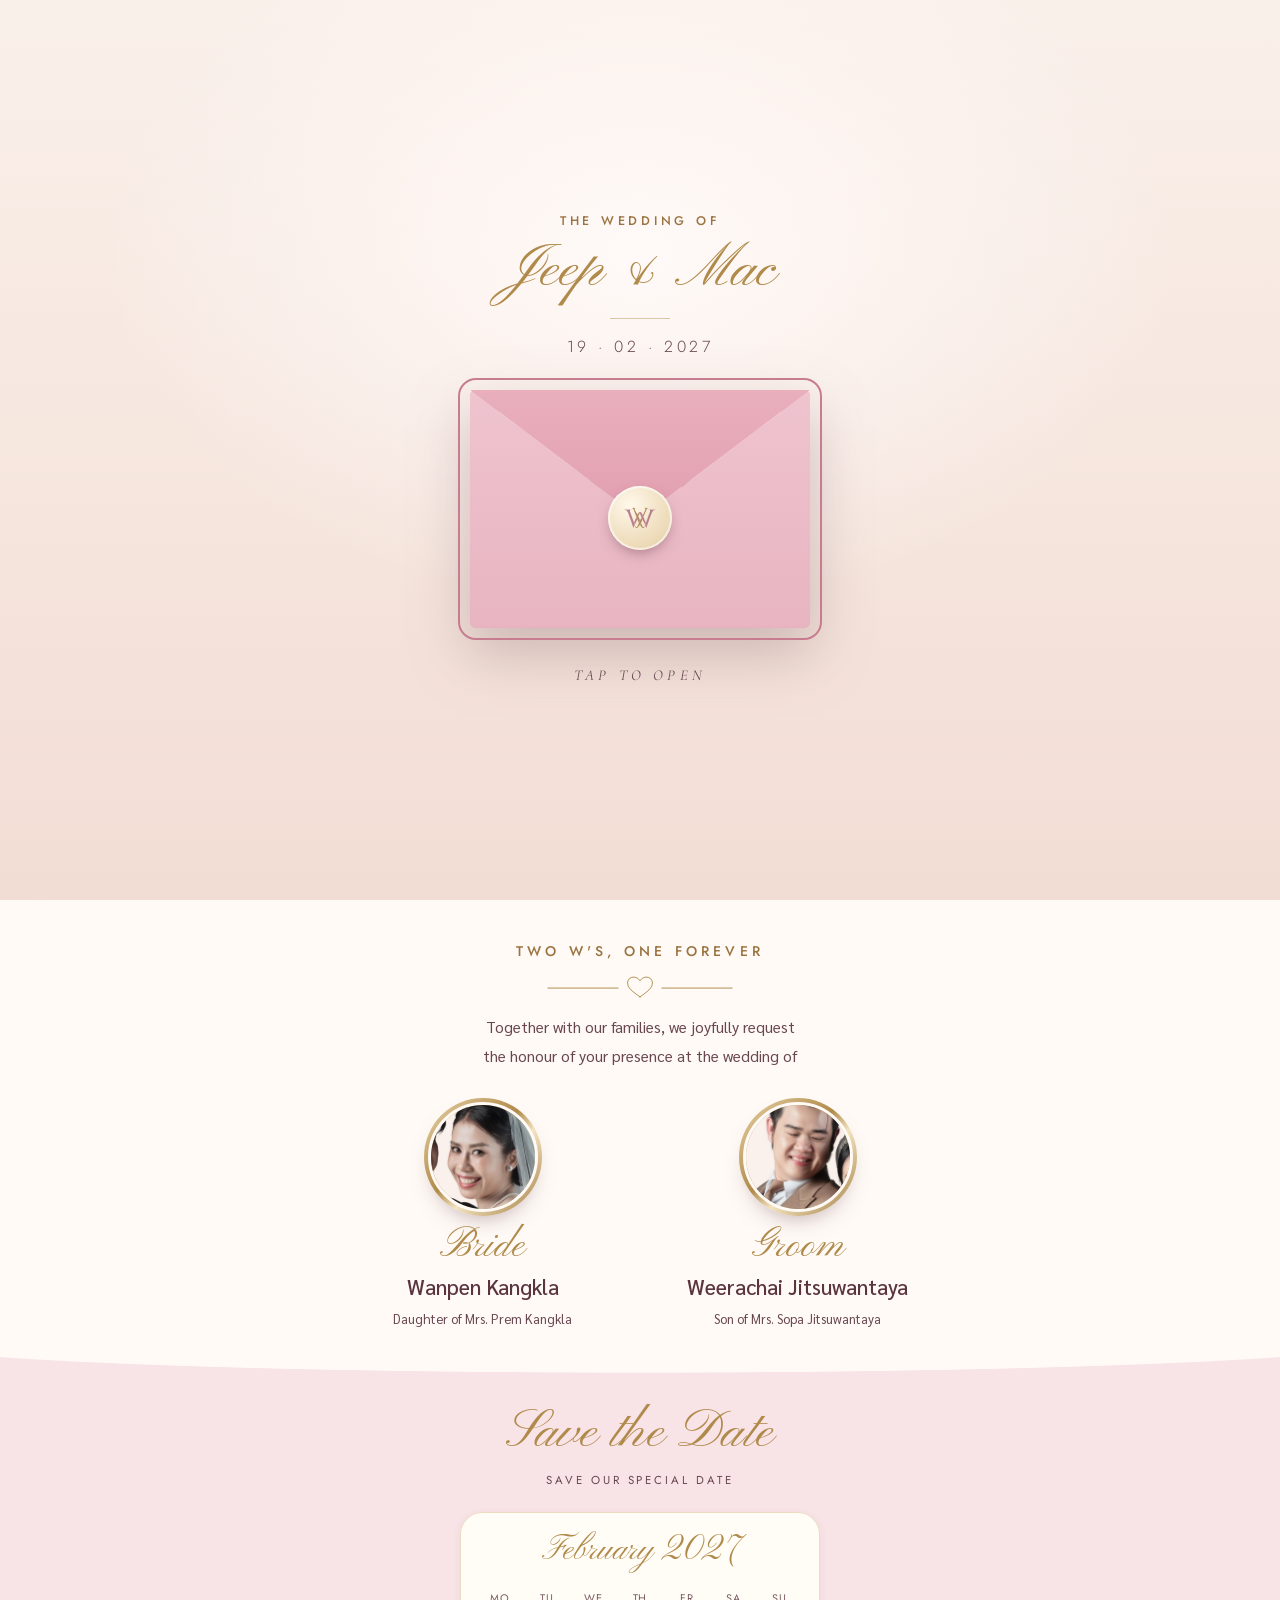
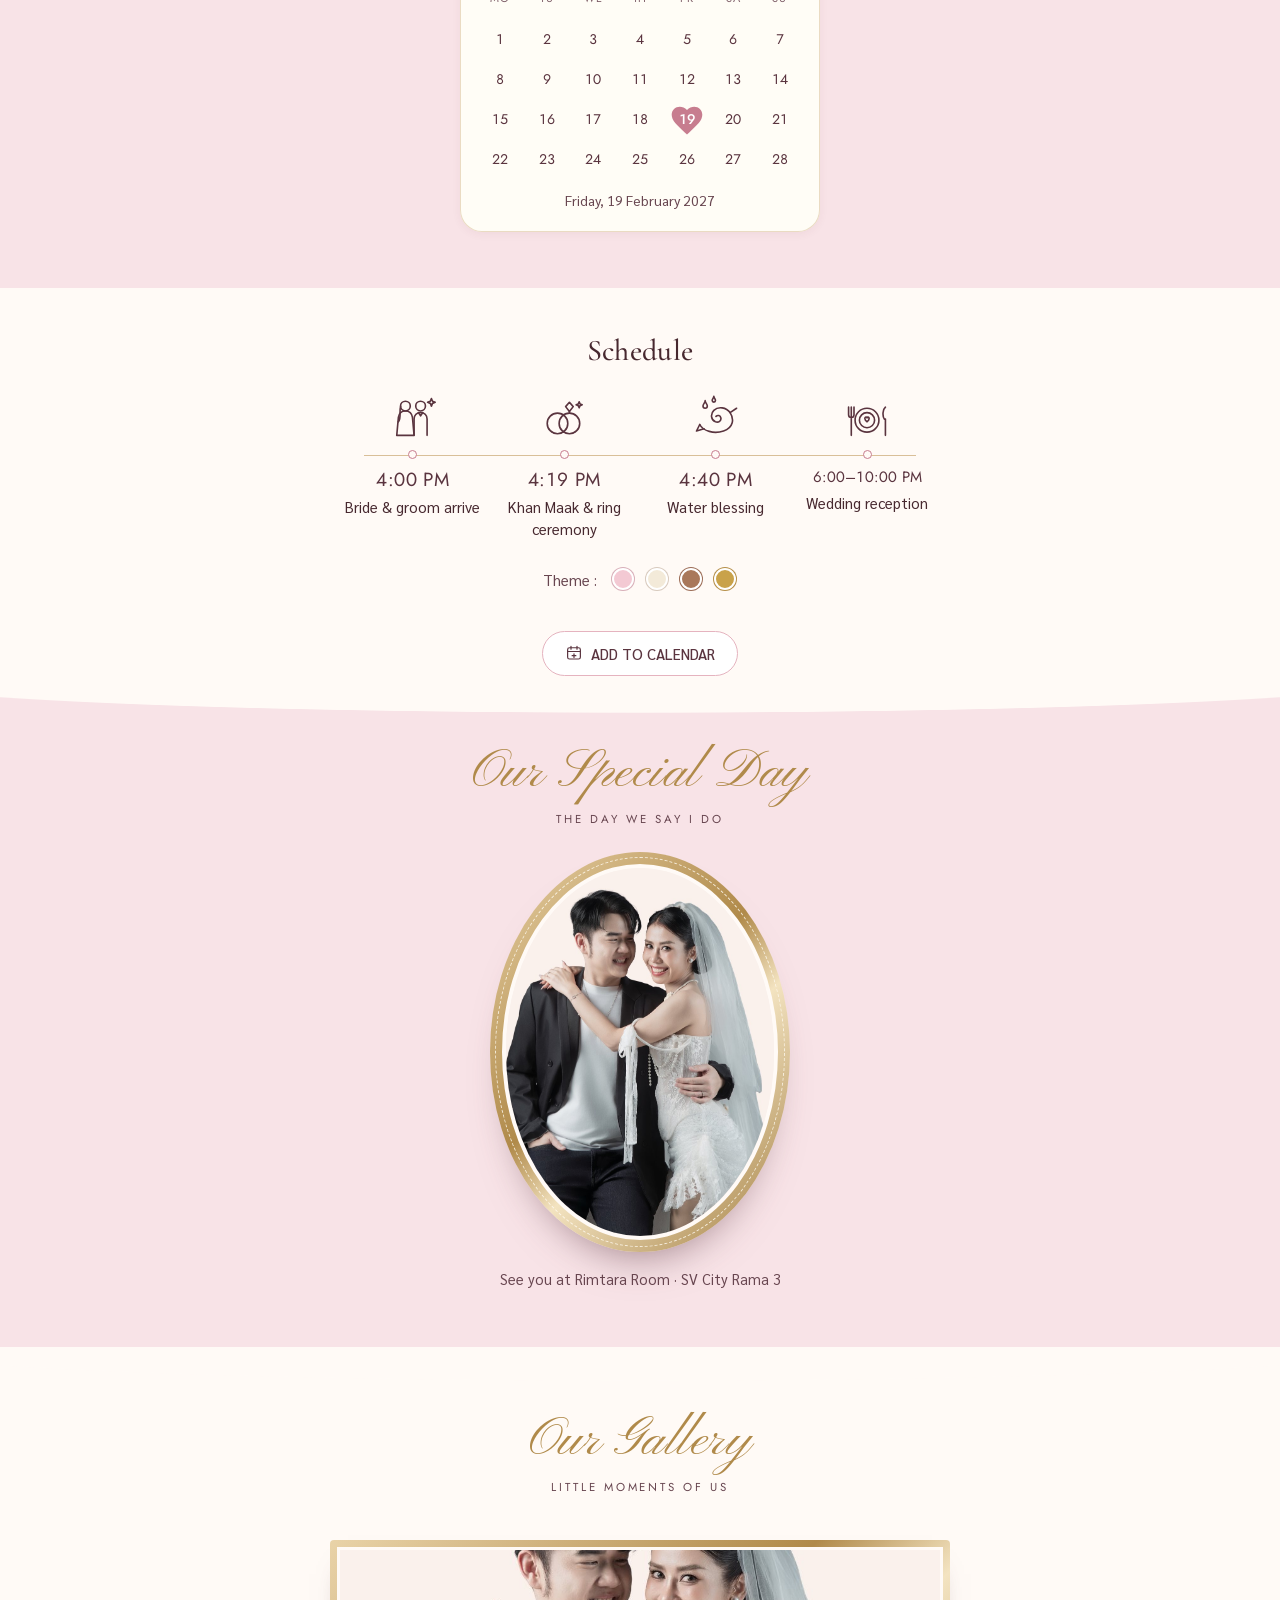
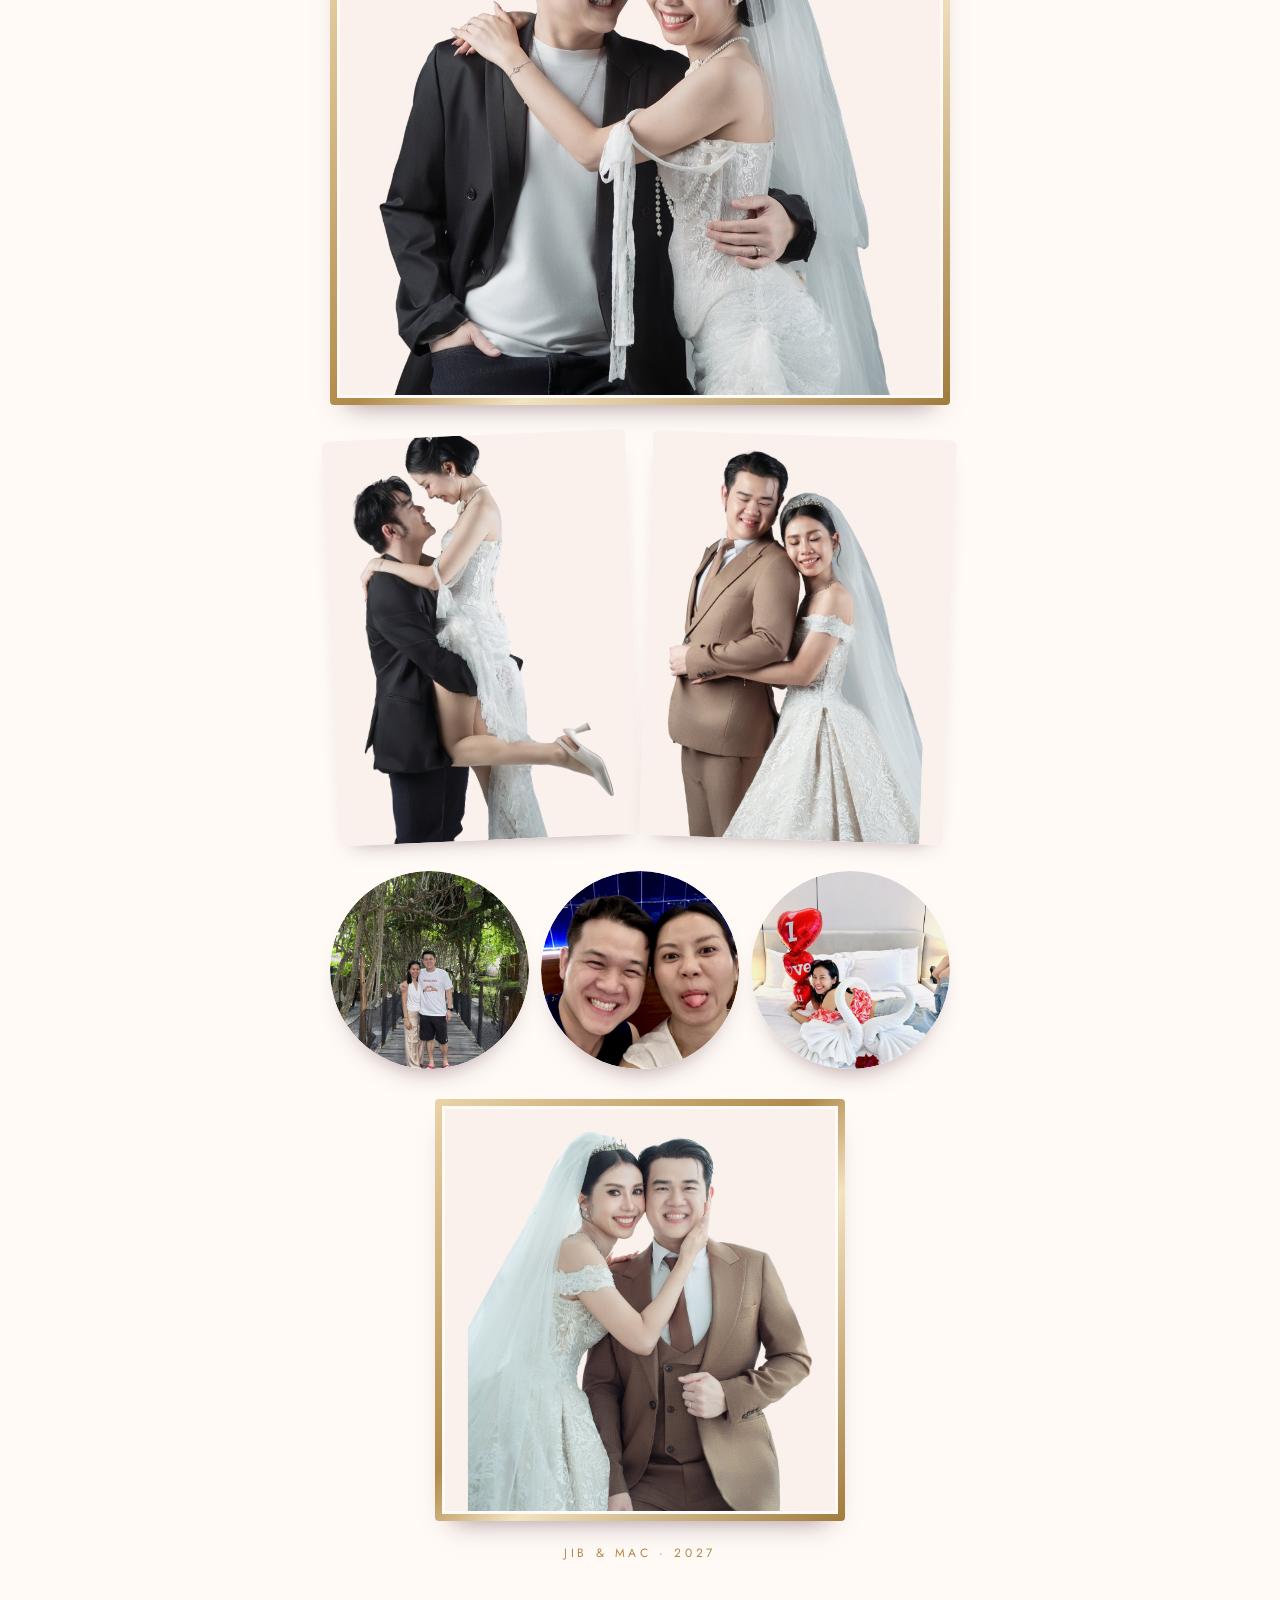
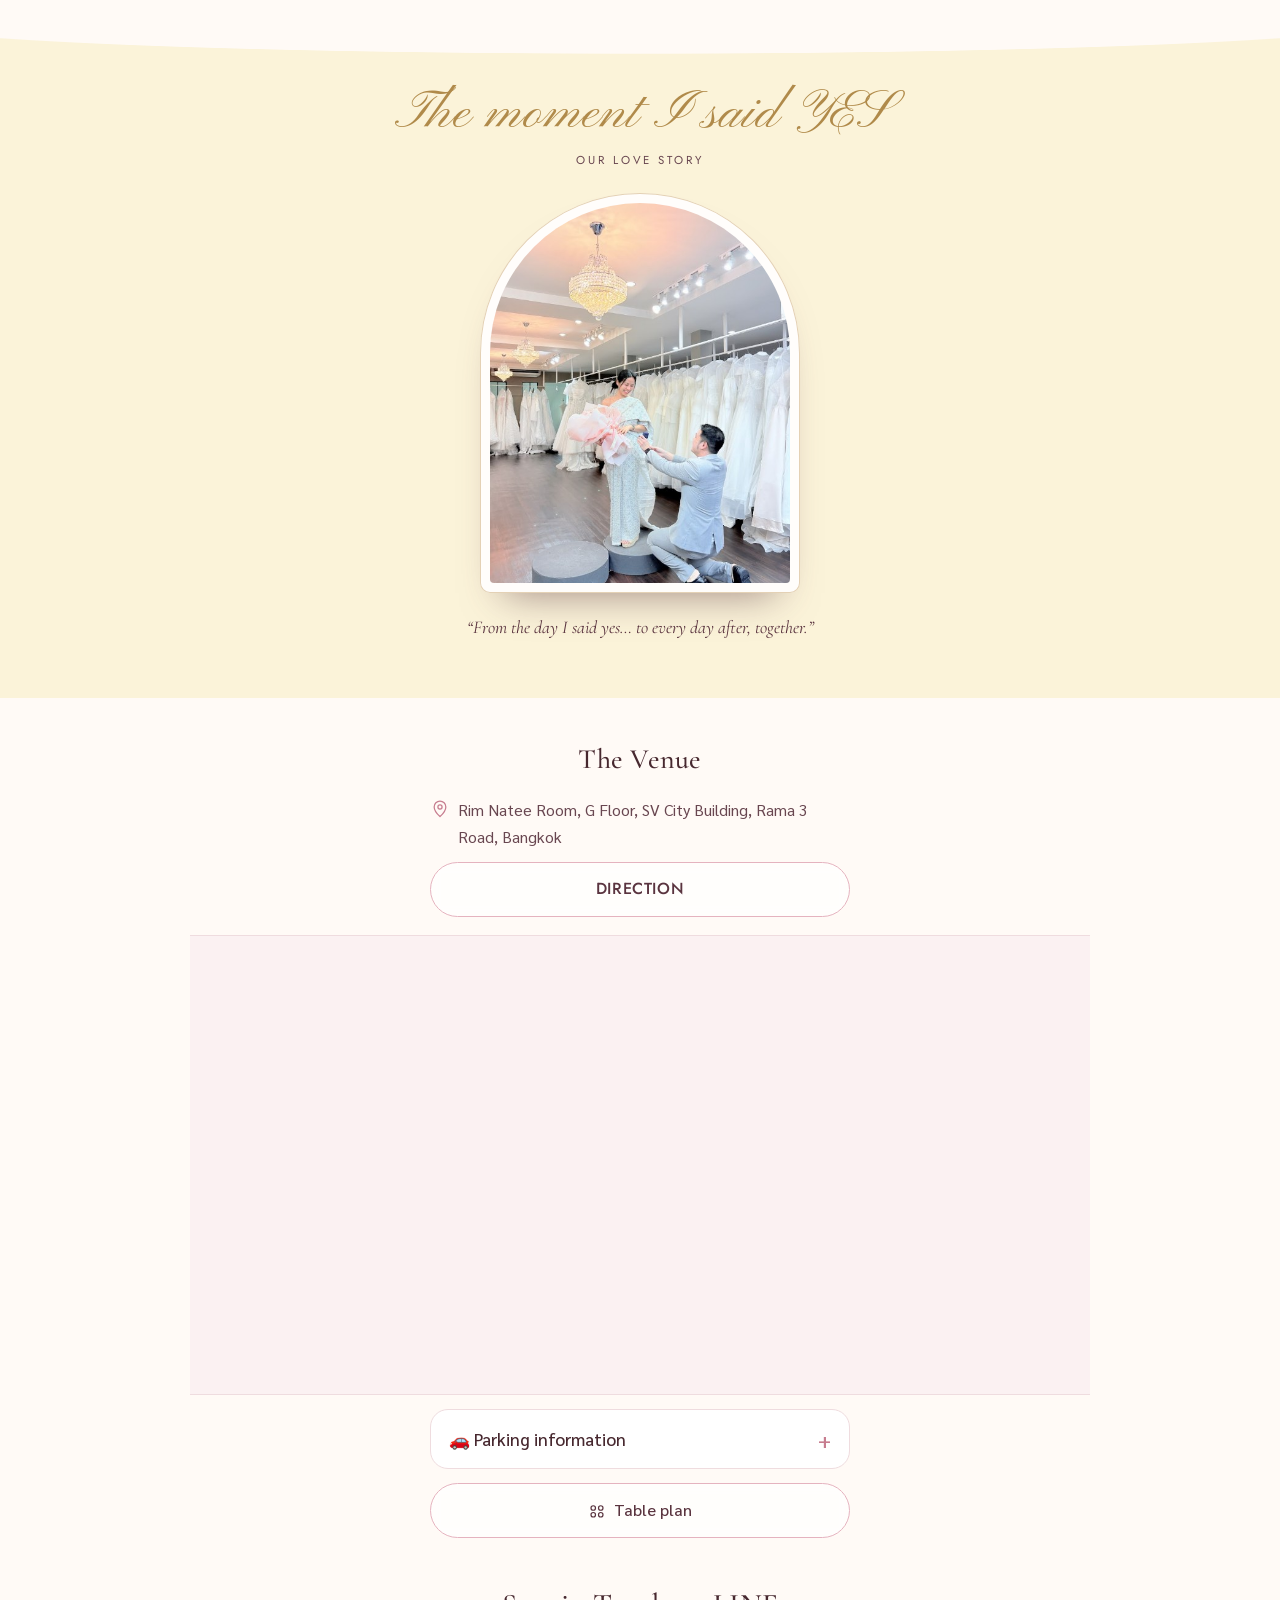
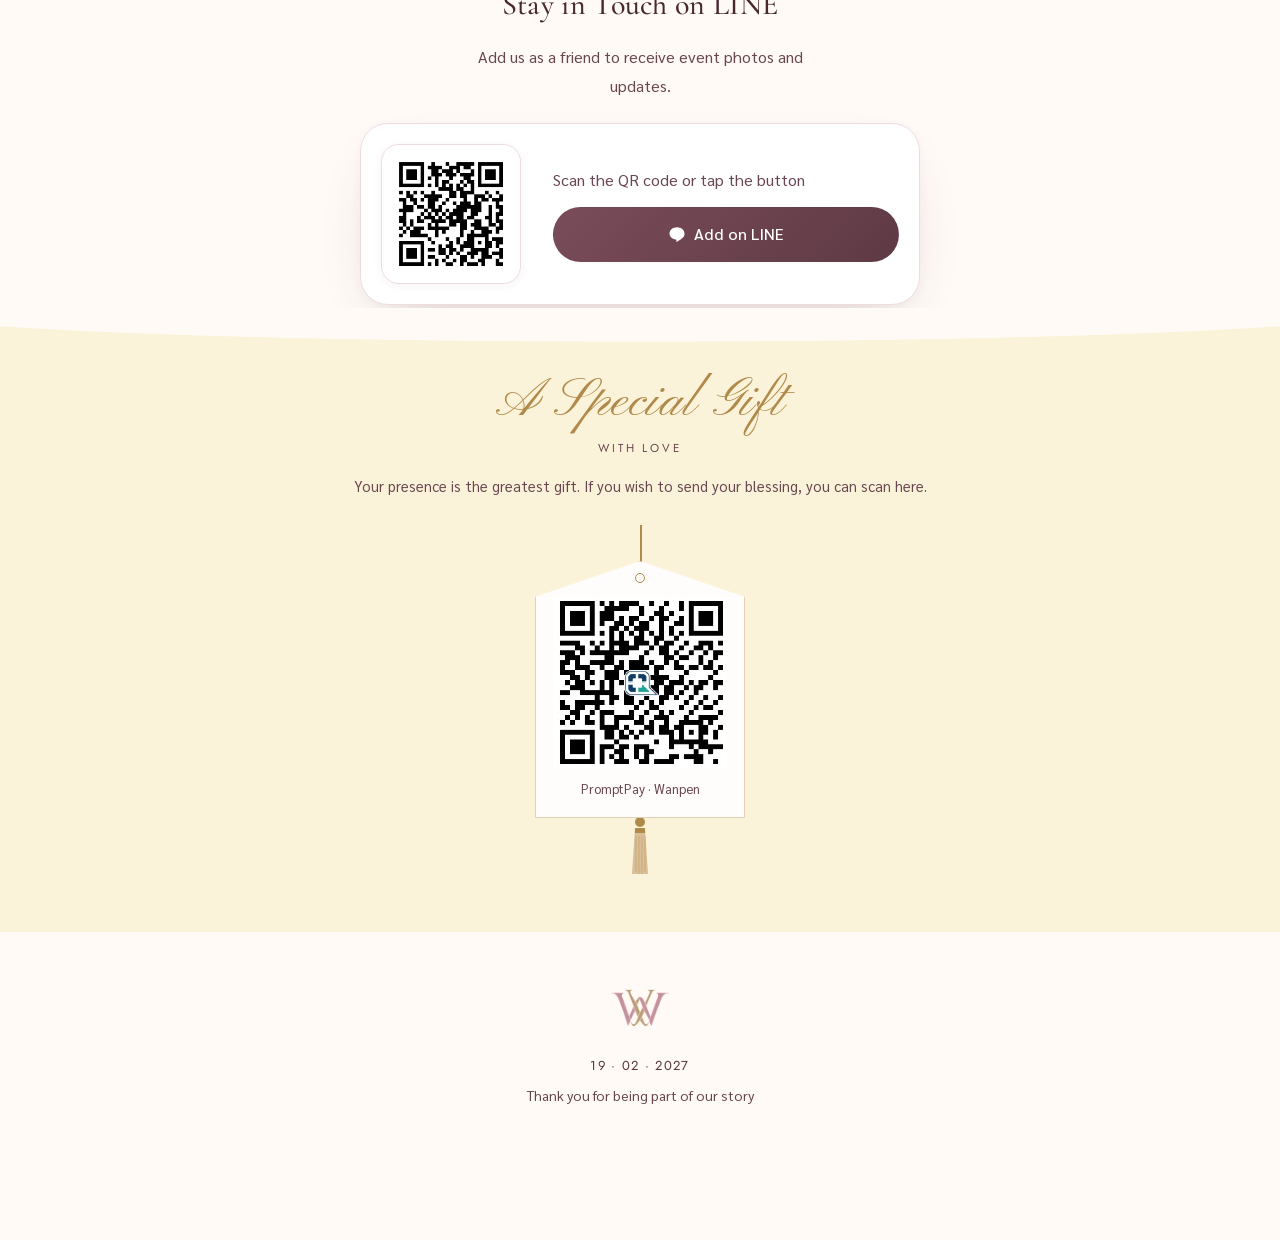
<file: index.html>
<!doctype html>
<html lang="th">
<head>
<meta charset="utf-8">
<meta name="viewport" content="width=device-width, initial-scale=1, viewport-fit=cover">
<meta name="theme-color" content="#fbf3f1">
<title data-i18n="t_home">Jeep & Mac · งานแต่งงาน 19.02.2027</title>
<meta name="description" content="ขอเชิญร่วมเป็นเกียรติในพิธีมงคลสมรส วันเพ็ญ & วีระชัย วันศุกร์ที่ 19 กุมภาพันธ์ 2570 ณ ริมธารา พระราม 3">
<link rel="stylesheet" href="style.css">
<link rel="stylesheet" href="extras.css?v=20261012a">
</head>
<body class="home">

<!-- ===== HERO ===== -->
<header class="hero">
<div class="hero-frame" aria-hidden="true"></div>
<div class="hero-inner">
<img class="hero-mono" src="ww-monogram.png" alt="WW monogram" width="120" height="120">
<p class="kicker-en">The Wedding of</p>
<h1 class="hero-names">
<span>Wanpen</span>
<span class="amp">&amp;</span>
<span>Weerachai</span>
</h1>
<p class="hero-th" data-i18n="hero_nick">จิ๊บ &amp; แม็ค</p>
<div class="hero-date">
<span data-i18n="hero_day">ศุกร์</span>
<b>19 · 02 · 2027</b>
<span data-i18n="hero_time">16:00 น.</span>
</div>
<p class="hero-venue" data-i18n="hero_venue">ริมธารา Rimtara พระราม 3</p>

<div class="countdown" id="countdown" aria-label="นับถอยหลังสู่วันงาน">
<div><b id="cdD">--</b><span data-i18n="cd_d">วัน</span></div>
<div><b id="cdH">--</b><span data-i18n="cd_h">ชั่วโมง</span></div>
<div><b id="cdM">--</b><span data-i18n="cd_m">นาที</span></div>
<div><b id="cdS">--</b><span data-i18n="cd_s">วินาที</span></div>
</div>

<a class="btn btn-primary hero-cta" href="rsvp.html" data-i18n="nav_rsvp">ตอบรับคำเชิญ</a>
</div>
<a class="scroll-cue" href="#invite" aria-label="เลื่อนลงดูรายละเอียด">
<svg viewBox="0 0 24 24" width="22" height="22" aria-hidden="true"><path d="M6 9l6 6 6-6" fill="none" stroke="currentColor" stroke-width="1.6" stroke-linecap="round" stroke-linejoin="round"/></svg>
</a>
</header>

<main class="page">

<!-- ===== INVITATION ===== -->
<section class="section invite reveal" id="invite">
<p class="kicker-en">Two W's, One Forever</p>
<p class="invite-lead" data-i18n="invite_lead">สอง W หนึ่งรักตลอดไป</p>
<div class="ornament" aria-hidden="true"><span></span></div>
<p class="invite-text" data-i18n-html="invite_text">มีความยินดีเรียนเชิญท่านร่วมเป็นเกียรติ<br>ในพิธีมงคลสมรสและงานเลี้ยงฉลอง ระหว่าง</p>

<div class="couple">
<div class="person">
<p class="person-role" data-i18n="bride_role">เจ้าสาว</p>
<p class="person-name" data-i18n="bride_name">วันเพ็ญ เก่งกล้า</p>
<p class="person-nick" data-i18n="bride_nick">(จิ๊บ)</p>
<p class="person-parent" data-i18n="bride_parent">บุตรีของ คุณเปรม เก่งกล้า</p>
</div>
<div class="couple-amp" aria-hidden="true">&amp;</div>
<div class="person">
<p class="person-role" data-i18n="groom_role">เจ้าบ่าว</p>
<p class="person-name" data-i18n="groom_name">วีระชัย จิตสุวรรณทยา</p>
<p class="person-nick" data-i18n="groom_nick">(แม็ค)</p>
<p class="person-parent" data-i18n="groom_parent">บุตรของ คุณโสภา จิตสุวรรณทยา</p>
</div>
</div>
<h1 id="coupleTitle" class="visually-hidden">Jeep &amp; Mac</h1>
</section>

<!-- ===== TIMELINE ===== -->
<section class="section reveal">
<div class="section-head">
<p class="kicker-en">Schedule</p>
<h2 data-i18n="sched_h">กำหนดการ</h2>
</div>
<div class="timeline" id="schedule"></div>
</section>

<!-- ===== DRESS CODE ===== -->
<section class="section reveal">
<div class="section-head">
<p class="kicker-en">Dress Code</p>
<h2 data-i18n="dress_h">โทนสีการแต่งกาย</h2>
</div>
<div class="swatches">
<figure><span style="--sw:#f3c9d3"></span><figcaption data-i18n="c_pink">ชมพูอ่อน</figcaption></figure>
<figure><span style="--sw:#f3ead9"></span><figcaption data-i18n="c_cream">ครีม</figcaption></figure>
<figure><span style="--sw:#a9785a"></span><figcaption data-i18n="c_brown">น้ำตาล</figcaption></figure>
<figure><span style="--sw:#c9a24a"></span><figcaption data-i18n="c_gold">ทอง</figcaption></figure>
</div>
<p class="note" data-i18n="dress_note">ขอความกรุณาร่วมแต่งกายในโทนสีข้างต้น เพื่อให้ภาพความทรงจำของวันนี้งดงามไปด้วยกัน</p>
</section>

<!-- ===== GALLERY ===== -->
<section class="section gallery-block reveal" id="gallery">
<div class="section-head">
<p class="kicker-en">Shared Memories</p>
<h2 data-i18n="gallery_h">แบ่งปันความทรงจำ</h2>
</div>
<p class="muted gallery-desc" data-i18n="gallery_desc">ร่วมเก็บภาพความประทับใจในวันของเราไว้ด้วยกัน</p>
<div class="cta-row">
<a class="btn btn-primary" id="galleryUploadBtn" href="#" target="_blank" rel="noopener noreferrer">
<svg viewBox="0 0 24 24" width="18" height="18" aria-hidden="true"><path d="M12 5v14M5 12h14" fill="none" stroke="currentColor" stroke-width="1.8" stroke-linecap="round"/></svg>
<span data-i18n="gallery_upload_btn">เพิ่มรูปของคุณ</span>
</a>
<a class="btn btn-ghost" id="galleryViewBtn" href="#" target="_blank" rel="noopener noreferrer">
<svg viewBox="0 0 24 24" width="18" height="18" aria-hidden="true"><rect x="3.5" y="4.5" width="17" height="15" rx="2" fill="none" stroke="currentColor" stroke-width="1.6"/><circle cx="9" cy="10" r="1.6" fill="currentColor" stroke="none"/><path d="m5.5 17 4.5-5 3.5 3.5 2-2 3 3.5" fill="none" stroke="currentColor" stroke-width="1.6" stroke-linejoin="round"/></svg>
<span data-i18n="gallery_view_btn">ชมภาพจากทุกคน</span>
</a>
</div>
<p class="note gallery-note" data-i18n="gallery_note">การเพิ่มรูปต้องลงชื่อเข้าใช้บัญชี Google แต่ผู้ที่มีลิงก์สามารถเปิดชมอัลบั้มได้</p>
</section>

<!-- ===== LINE ===== -->
<section class="section line-block reveal" id="lineAdd">
<div class="section-head">
<p class="kicker-en">Stay in Touch</p>
<h2 data-i18n="line_h">ติดตามข่าวสารทาง LINE</h2>
</div>
<p class="muted line-desc" data-i18n="line_desc">แอดเป็นเพื่อนไว้ เพื่อรับรูปภาพและข่าวสารจากงานของเรา</p>
<div class="line-card">
<img class="line-qr" src="line-qr.png" alt="LINE QR code" width="180" height="180" loading="lazy">
<div class="line-side">
<p class="line-or" id="lineScanText">สแกน QR code หรือกดปุ่ม</p>
<a class="btn btn-primary" id="lineAddBtn" href="https://line.me/R/ti/p/@162ikqzs" target="_blank" rel="noopener noreferrer">
<svg viewBox="0 0 24 24" width="18" height="18" aria-hidden="true"><path d="M12 3C6.5 3 2 6.7 2 11.2c0 4 3.5 7.4 8.3 8.1.3.1.8.3.9.6.1.3.1.7 0 1l-.1.9c-.1.3-.2 1.1.9.6 1.2-.5 6.3-3.7 8.6-6.3C22.1 14.3 22 12.8 22 11.2 22 6.7 17.5 3 12 3z" fill="currentColor"/></svg>
<span data-i18n="line_add_btn">เพิ่มเพื่อน LINE</span>
</a>
</div>
</div>
</section>

<!-- ===== THANK YOU (below LINE) ===== -->
<section class="section thanks-block reveal">
<img class="thanks-logo" src="ww-monogram.png" alt="" width="80" height="80">
<p class="kicker-en">19 · 02 · 2027</p>
<p class="footer-th" data-i18n="footer">ขอบคุณที่มาร่วมเป็นส่วนหนึ่งของความทรงจำ</p>
</section>

<!-- ===== RSVP ===== -->
<section class="section rsvp-block reveal">
<div class="section-head">
<p class="kicker-en">RSVP</p>
<h2 data-i18n="rsvp_h">ตอบรับคำเชิญ</h2>
</div>
<div class="status">
<span class="pill" id="rsvpPill" data-i18n="checking">กำลังตรวจสอบ…</span>
<p class="status-msg" id="rsvpMsg"></p>
</div>
<div class="cta-row">
<a class="btn btn-primary" href="rsvp.html">
<svg viewBox="0 0 24 24" width="18" height="18" aria-hidden="true"><rect x="3" y="5.5" width="18" height="13" rx="2" fill="none" stroke="currentColor" stroke-width="1.6"/><path d="m3.5 7 8.5 6 8.5-6" fill="none" stroke="currentColor" stroke-width="1.6" stroke-linejoin="round"/></svg>
<span data-i18n="nav_rsvp">ตอบรับคำเชิญ</span>
</a>
<a class="btn btn-ghost" href="tables.html">
<svg viewBox="0 0 24 24" width="18" height="18" aria-hidden="true"><circle cx="7" cy="8" r="3" fill="none" stroke="currentColor" stroke-width="1.6"/><circle cx="17" cy="8" r="3" fill="none" stroke="currentColor" stroke-width="1.6"/><circle cx="7" cy="17" r="3" fill="none" stroke="currentColor" stroke-width="1.6"/><circle cx="17" cy="17" r="3" fill="none" stroke="currentColor" stroke-width="1.6"/></svg>
<span id="tablesBtnText">ดูผังโต๊ะ</span>
</a>
</div>
</section>

</main>

<footer class="site-footer">
</footer>

<script src="config.js"></script>
<script src="i18n.js"></script>
<script src="shared.js"></script>
<script>
(function () {
var E = window.WED_CONFIG.EVENT;
document.getElementById('coupleTitle').textContent = E.coupleTitle;
var sch = document.getElementById('schedule');
E.schedule.forEach(function (s) {
var d = document.createElement('div');
d.className = 'row';
d.innerHTML = '<span class="muted">' + s.time + '</span><span>' + s.label + '</span>';
sch.appendChild(d);
});

WED.call('GET', 'config').then(function (r) {
var pill = document.getElementById('rsvpPill');
var msg = document.getElementById('rsvpMsg');
if (!r.ok) {
pill.textContent = t('st_err');
pill.classList.add('closed');
msg.textContent = t('st_err_msg');
} else if (r.data.rsvp_open) {
pill.textContent = t('st_open');
msg.textContent = t('st_open_msg');
} else {
pill.textContent = t('st_closed');
pill.classList.add('closed');
msg.textContent = t('st_closed_msg');
}

/* Gallery — same Google Photos album for viewing and adding photos;
hide the section entirely if no URL has been set in the Config sheet yet */
var gallerySection = document.getElementById('gallery');
var uploadUrl = r.ok && (r.data.gallery_upload_url || r.data.gallery_view_url);
var viewUrl = r.ok && (r.data.gallery_view_url || r.data.gallery_upload_url);
if (uploadUrl && viewUrl) {
document.getElementById('galleryUploadBtn').href = uploadUrl;
document.getElementById('galleryViewBtn').href = viewUrl;
} else {
gallerySection.style.display = 'none';
}
});
})();

/* Countdown to 19 Feb 2027 16:00 (Bangkok) */
(function () {
var target = new Date('2027-02-19T16:00:00+07:00').getTime();
var el = { d: document.getElementById('cdD'), h: document.getElementById('cdH'), m: document.getElementById('cdM'), s: document.getElementById('cdS') };
function pad(n) { return n < 10 ? '0' + n : '' + n; }
function tick() {
var diff = Math.max(0, target - Date.now());
var s = Math.floor(diff / 1000);
el.d.textContent = Math.floor(s / 86400);
el.h.textContent = pad(Math.floor(s % 86400 / 3600));
el.m.textContent = pad(Math.floor(s % 3600 / 60));
el.s.textContent = pad(s % 60);
if (diff === 0) { document.getElementById('countdown').classList.add('done'); return; }
setTimeout(tick, 1000);
}
tick();
})();

/* Reveal on scroll */
(function () {
var items = document.querySelectorAll('.reveal');
if (!('IntersectionObserver' in window)) { items.forEach(function (i) { i.classList.add('in'); }); return; }
var io = new IntersectionObserver(function (entries) {
entries.forEach(function (e) { if (e.isIntersecting) { e.target.classList.add('in'); io.unobserve(e.target); } });
}, { threshold: 0.12 });
items.forEach(function (i) { io.observe(i); });
})();
</script>
<script src="extras.js?v=20261119a"></script>
<link rel="stylesheet" href="v2.css?v=20261119a">
<script src="v2.js?v=20261119a"></script>
</body>
</html>
</file>
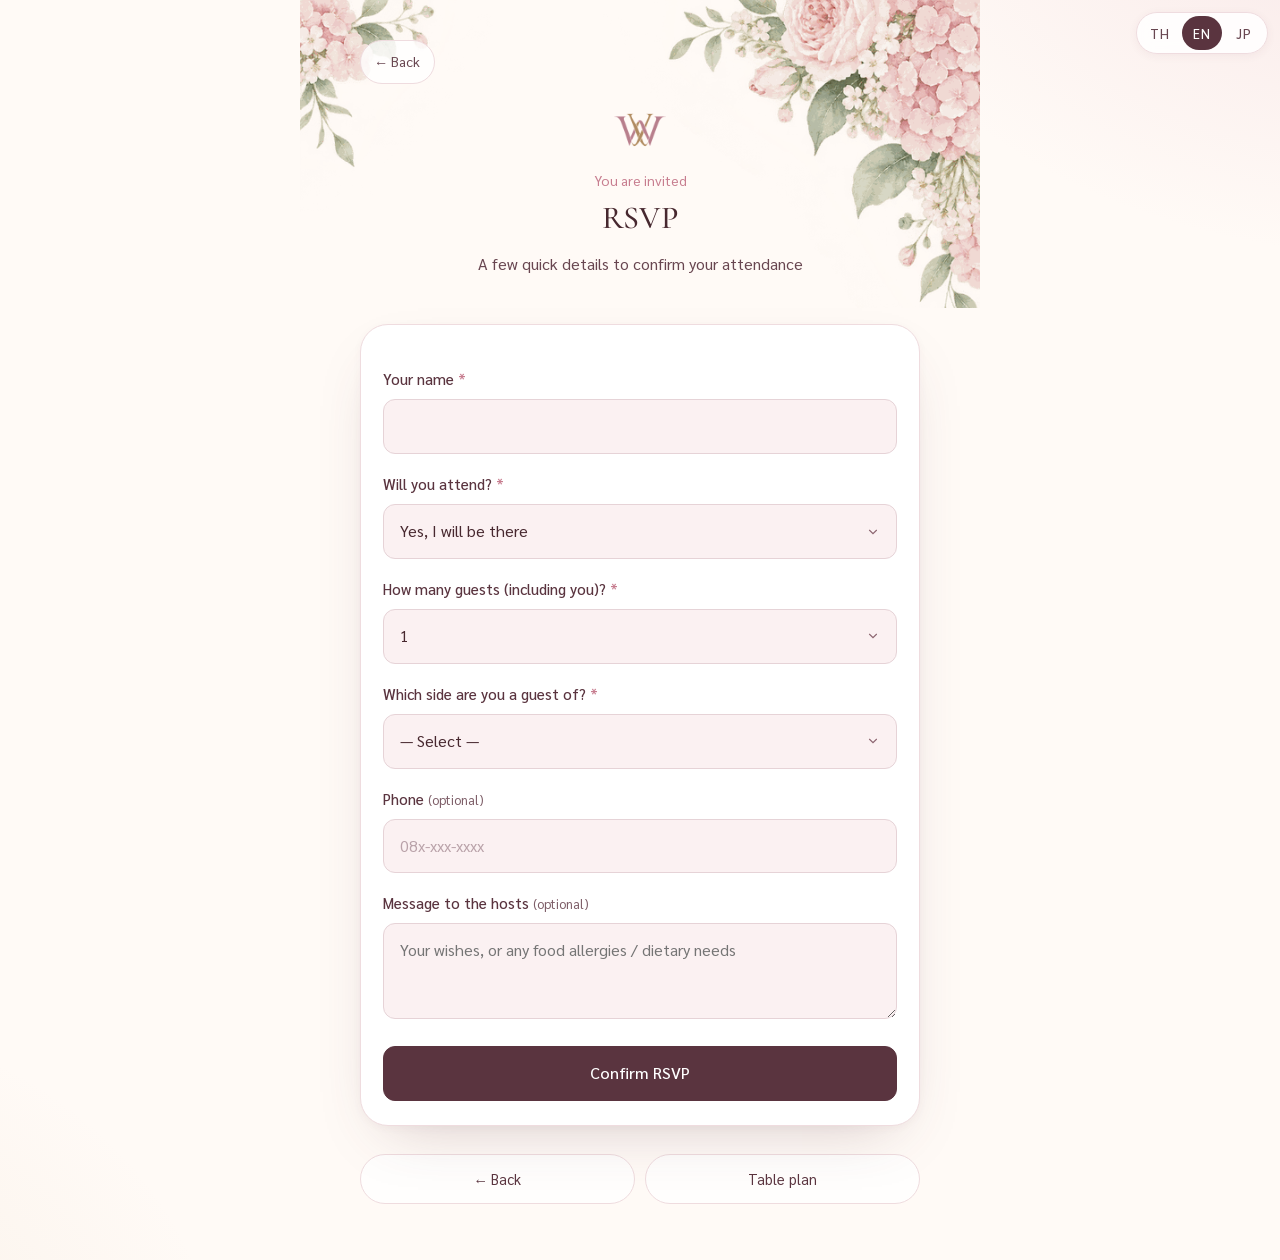
<file: rsvp.html>
<!doctype html>
<html lang="th">
<head>
<meta charset="utf-8">
<meta name="viewport" content="width=device-width, initial-scale=1">
<title>ตอบรับคำเชิญ · Jeep & Mac</title>
<link rel="stylesheet" href="style.css">
<link rel="stylesheet" href="extras.css?v=20261007l">
<style>
textarea{width:100%;min-height:96px;padding:12px 16px;border:1px solid #e6d3d7;border-radius:var(--r-sm);background:var(--blush-2);color:var(--ink);font:inherit;font-size:16px;resize:vertical}
.opt{color:var(--mute);font-weight:400;font-size:13px}
.req{color:var(--rose)}
.thanks{text-align:center;padding:36px 22px}
.thanks h2{margin-bottom:8px}
</style>
</head>
<body>
<main class="site-shell form-page">
<header class="page-heading compact-heading">
<a class="back-link" href="index.html" id="back">← กลับหน้าแรก</a>
<div class="monogram" aria-label="WW"><img src="ww-monogram.png" alt="WW monogram"></div>
<p class="eyebrow" id="eyebrow">ขอเรียนเชิญ</p>
<h1 id="h1">ตอบรับคำเชิญ</h1>
<p class="muted" id="desc">กรอกข้อมูลสั้นๆ เพื่อยืนยันการเข้าร่วมงาน</p>
</header>

<form id="rsvpForm" class="card form-card" novalidate>
<label for="name"><span id="l_name">ชื่อของคุณ</span> <span class="req">*</span></label>
<input id="name" type="text" autocomplete="name" maxlength="100" required>

<label for="attending"><span id="l_att">คุณจะมาร่วมงานไหม</span> <span class="req">*</span></label>
<select id="attending">
<option value="yes" id="o_yes">ไปร่วมงานแน่นอน</option>
<option value="no" id="o_no">ไม่สามารถไปได้</option>
</select>

<div id="guestsWrap">
<label for="guests"><span id="l_guests">คุณจะมากี่คน (รวมตัวคุณเอง)</span> <span class="req">*</span></label>
<select id="guests"></select>
</div>

<label for="side"><span id="l_side">คุณเป็นแขกของฝั่งไหน</span> <span class="req">*</span></label>
<select id="side">
<option value="" id="o_pick">— เลือก —</option>
<option value="bride" id="o_bride">ฝั่งเจ้าสาว (จิ๊บ)</option>
<option value="groom" id="o_groom">ฝั่งเจ้าบ่าว (แม็ค)</option>
</select>

<label for="phone"><span id="l_phone">เบอร์โทร</span> <span class="opt" id="l_opt1">(ไม่บังคับ)</span></label>
<input id="phone" type="tel" inputmode="tel" autocomplete="tel" maxlength="30" placeholder="08x-xxx-xxxx">

<label for="message"><span id="l_msg">ข้อความถึงเจ้าภาพ</span> <span class="opt" id="l_opt3">(ไม่บังคับ)</span></label>
<textarea id="message" maxlength="500"></textarea>

<button id="submitBtn" type="submit">ยืนยันการตอบรับ</button>
<div id="submitMsg" aria-live="polite"></div>
</form>

<section id="thanks" class="card thanks" style="display:none">
<h2 id="t_h">ขอบคุณที่ตอบรับ</h2>
<p class="muted" id="t_p">เราได้รับข้อมูลของคุณแล้ว</p>
</section>

<nav class="nav">
<a href="index.html" id="n_back">← กลับหน้าแรก</a>
<a href="tables.html" id="n_seat">ดูผังโต๊ะ</a>
</nav>
</main>

<script src="config.js"></script>
<script src="i18n.js"></script>
<script src="shared.js"></script>
<script>
(function () {
var D = {
th: { back:'← กลับหน้าแรก', eyebrow:'ขอเรียนเชิญ', h1:'ตอบรับคำเชิญ', desc:'กรอกข้อมูลสั้นๆ เพื่อยืนยันการเข้าร่วมงาน',
l_name:'ชื่อของคุณ', l_att:'คุณจะมาร่วมงานไหม', o_yes:'ไปร่วมงานแน่นอน', o_no:'ไม่สามารถไปได้', l_guests:'คุณจะมากี่คน (รวมตัวคุณเอง)',
l_side:'คุณเป็นแขกของฝั่งไหน', o_pick:'— เลือก —', o_bride:'ฝั่งเจ้าสาว (จิ๊บ)', o_groom:'ฝั่งเจ้าบ่าว (แม็ค)',
l_phone:'เบอร์โทร', l_allergy:'อาหารที่แพ้', l_msg:'ข้อความถึงเจ้าภาพ', msg_ph:'คำอวยพร หรือแจ้งอาหารที่แพ้ / ข้อจำกัดด้านอาหาร', opt:'(ไม่บังคับ)', submit:'ยืนยันการตอบรับ',
n_back:'← กลับหน้าแรก', n_seat:'ดูผังโต๊ะ', people:'คน', need:'กรุณากรอกข้อมูลที่มี * ให้ครบ', fail:'ส่งไม่สำเร็จ ลองอีกครั้ง',
t_yes:'ขอบคุณที่ตอบรับ แล้วพบกันวันงานนะ', t_no:'ขอบคุณที่แจ้งให้ทราบ เสียดายที่ไม่ได้เจอกัน', t_p:'เราได้รับข้อมูลของคุณแล้ว' },
en: { back:'← Back', eyebrow:'You are invited', h1:'RSVP', desc:'A few quick details to confirm your attendance',
l_name:'Your name', l_att:'Will you attend?', o_yes:'Yes, I will be there', o_no:'Sorry, I cannot make it', l_guests:'How many guests (including you)?',
l_side:'Which side are you a guest of?', o_pick:'— Select —', o_bride:"Bride's side (Jeep)", o_groom:"Groom's side (Mac)",
l_phone:'Phone', l_allergy:'Food allergies', l_msg:'Message to the hosts', msg_ph:'Your wishes, or any food allergies / dietary needs', opt:'(optional)', submit:'Confirm RSVP',
n_back:'← Back', n_seat:'Table plan', people:'', need:'Please fill in all fields marked *', fail:'Could not send. Please try again.',
t_yes:'Thank you! See you at the wedding.', t_no:'Thank you for letting us know. We will miss you.', t_p:'We have received your reply.' },
ja: { back:'← 戻る', eyebrow:'ご招待', h1:'出欠のご返信', desc:'ご出席の確認に簡単な情報をご入力ください',
l_name:'お名前', l_att:'ご出席いただけますか', o_yes:'出席します', o_no:'欠席します', l_guests:'ご出席人数（ご本人を含む）',
l_side:'どちら側のゲストですか', o_pick:'— 選択 —', o_bride:'新婦側（ジップ）', o_groom:'新郎側（マック）',
l_phone:'電話番号', l_allergy:'食物アレルギー', l_msg:'主催者へのメッセージ', msg_ph:'お祝いのメッセージや食物アレルギーなど', opt:'（任意）', submit:'送信する',
n_back:'← 戻る', n_seat:'テーブル配置図', people:'名', need:'* の項目をご入力ください', fail:'送信できませんでした。もう一度お試しください。',
t_yes:'ご返信ありがとうございます。当日お会いしましょう。', t_no:'ご連絡ありがとうございます。', t_p:'ご返信を受け取りました。' }
};
function L() { return D[window.WED_LANG] || D.th; }
var $ = function (id) { return document.getElementById(id); };
function setT(id, key) { var el = $(id); if (el) el.textContent = L()[key]; }

function buildGuests() {
var cur = $('guests').value || '1', sel = $('guests'), u = L().people;
sel.innerHTML = '';
for (var i = 1; i <= 10; i++) { var o = document.createElement('option'); o.value = i; o.textContent = i + (u ? ' ' + u : ''); sel.appendChild(o); }
sel.value = cur;
}
function render() {
[['back','back'],['eyebrow','eyebrow'],['h1','h1'],['desc','desc'],['l_name','l_name'],['l_att','l_att'],['o_yes','o_yes'],['o_no','o_no'],
['l_guests','l_guests'],['l_side','l_side'],['o_pick','o_pick'],['o_bride','o_bride'],['o_groom','o_groom'],['l_phone','l_phone'],
['l_msg','l_msg'],['l_opt1','opt'],['l_opt3','opt'],['n_back','n_back'],['n_seat','n_seat'],['t_p','t_p']]
.forEach(function (p) { setT(p[0], p[1]); });
$('submitBtn').textContent = L().submit;
$('message').placeholder = L().msg_ph;
buildGuests();
}
render();
document.addEventListener('click', function (e) { if (e.target.closest && e.target.closest('.lang-switch')) setTimeout(render, 50); });

$('attending').addEventListener('change', function () { $('guestsWrap').style.display = this.value === 'yes' ? '' : 'none'; });

var key = WED.newKey();
function msg(text, kind) { $('submitMsg').innerHTML = text ? '<div class="msg ' + kind + '"></div>' : ''; if (text) $('submitMsg').firstChild.textContent = text; }

$('rsvpForm').addEventListener('submit', function (ev) {
ev.preventDefault();
var name = $('name').value.trim(), side = $('side').value, att = $('attending').value;
if (!name || !side) { msg(L().need, 'err'); return; }
var btn = $('submitBtn'); btn.disabled = true; msg('', '');
WED.call('POST', 'rsvpOpen', {
idempotency_key: key, name: name, attending: att,
guests: att === 'yes' ? parseInt($('guests').value, 10) : 0, side: side,
phone: $('phone').value.trim(), allergy: '', message: $('message').value.trim()
}).then(function (r) {
btn.disabled = false;
if (!r || !r.ok) { msg(L().fail, 'err'); return; }
$('rsvpForm').style.display = 'none';
$('t_h').textContent = att === 'yes' ? L().t_yes : L().t_no;
$('thanks').style.display = '';
window.scrollTo({ top: 0, behavior: 'smooth' });
}, function () { btn.disabled = false; msg(L().fail, 'err'); });
});
})();
</script>
<script src="extras.js?v=20261007l"></script>
</body>
</html>
</file>
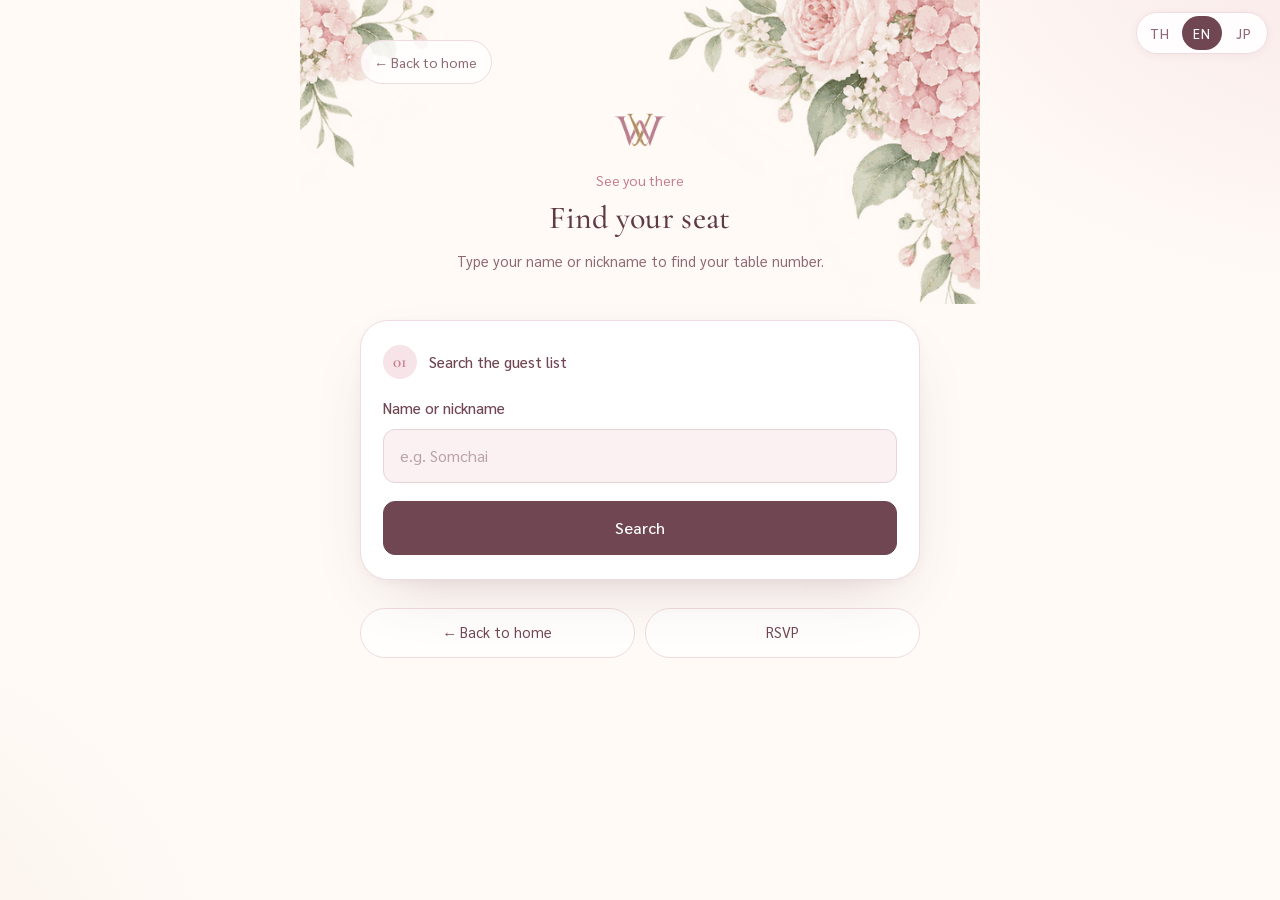
<file: seat.html>
<!doctype html>
<html lang="th">
<head>
<meta charset="utf-8">
<meta name="viewport" content="width=device-width, initial-scale=1">
<title data-i18n="t_seat">ค้นหาที่นั่ง · Jeep & Mac</title>
<link rel="stylesheet" href="style.css">
</head>
<body>
<main class="site-shell search-page">
  <header class="page-heading compact-heading">
    <a class="back-link" href="index.html" data-i18n="back">← กลับหน้าแรก</a>
    <span class="floral-deco floral-tl" aria-hidden="true"></span><span class="floral-deco floral-br" aria-hidden="true"></span>
    <div class="monogram" aria-label="อักษรย่อบ่าวสาว WW"><img src="ww-monogram.png" alt="WW monogram"></div>
    <p class="eyebrow" data-i18n="s_eyebrow">พบกันที่งาน</p>
    <h1 data-i18n="s_h1">ค้นหาที่นั่งของคุณ</h1>
    <p class="muted" data-i18n="s_desc">พิมพ์ชื่อหรือชื่อเล่นเพื่อค้นหาเลขโต๊ะของคุณในงาน</p>
  </header>

  <section class="card form-card search-card">
    <div class="card-topline"><span class="step-number">01</span><span data-i18n="s_step1">ค้นหาชื่อในรายชื่อแขก</span></div>
    <label for="q" data-i18n="s_label">ชื่อ หรือ ชื่อเล่น</label>
    <input id="q" type="text" autocomplete="off" placeholder="เช่น สมชาย หรือ ชาย" data-i18n-ph="s_ph">
    <button id="searchBtn" data-i18n="s_btn">ค้นหา</button>
  </section>

  <section id="results" class="search-results" aria-live="polite"></section>

  <nav class="nav">
    <a href="index.html" data-i18n="back">← กลับหน้าแรก</a>
    <a href="rsvp.html" data-i18n="nav_rsvp">ตอบรับคำเชิญ</a>
  </nav>
</main>

<script src="config.js"></script>
<script src="i18n.js"></script>
<script src="shared.js"></script>
<script>
(function () {
  var input = document.getElementById('q');
  var btn = document.getElementById('searchBtn');
  var results = document.getElementById('results');

  function search() {
    var q = input.value.trim();
    results.innerHTML = '';
    if (q.length < 2) {
      results.innerHTML = '<div class="msg err">' + t('s_min') + '</div>';
      return;
    }
    btn.disabled = true;
    WED.call('GET', 'findSeat', { q: q }).then(function (r) {
      btn.disabled = false;
      if (!r.ok) { results.innerHTML = '<div class="msg err">' + t('conn_err') + '</div>'; return; }
      var list = r.data.results;
      if (!list.length) {
        results.innerHTML = '<div class="msg err">' + t('s_none') + '</div>';
        return;
      }
      list.forEach(function (p) {
        var div = document.createElement('div');
        div.className = 'card';
        div.innerHTML =
          '<div class="row"><b>' + p.name + (p.nickname ? ' (' + p.nickname + ')' : '') + '</b>' +
          '<span class="pill">' + t('s_table', {n: p.table_no || '-'}) + '</span></div>';
        results.appendChild(div);
      });
    });
  }

  btn.addEventListener('click', search);
  input.addEventListener('keydown', function (e) { if (e.key === 'Enter') search(); });
})();
</script>
</body>
</html>
</file>
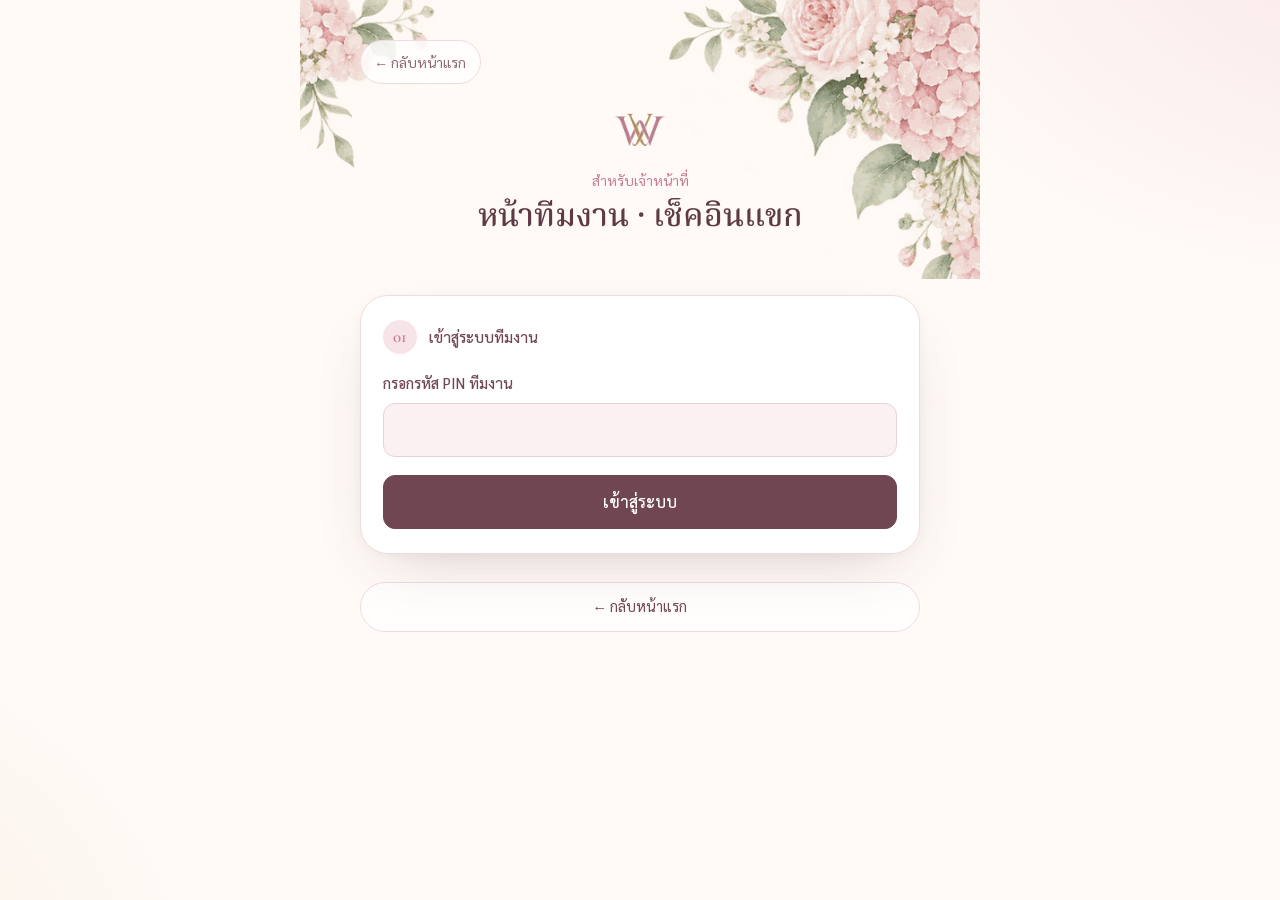
<file: staff.html>
<!doctype html>
<html lang="th">
<head>
<meta charset="utf-8">
<meta name="viewport" content="width=device-width, initial-scale=1">
<meta name="robots" content="noindex, nofollow">
<title>ทีมงานเช็คอิน · Jeep & Mac</title>
<link rel="stylesheet" href="style.css">
<style>
  .list-item { display:flex; justify-content:space-between; align-items:center; gap:10px; padding:12px; border:1px solid var(--line); border-radius:10px; margin-top:8px; background:#fff; }
  .list-item.done { background:#F3FBF6; }
  .list-item .info { flex:1; min-width:0; }
  .list-item .name { font-weight:600; }
  .list-item .sub { font-size:12px; color:var(--soft); }
  .badge-queue { background:#FFF4E5; color:#9A6700; }
  #syncBar { position:sticky; top:0; background:#FFF4E5; color:#9A6700; padding:8px 12px; border-radius:8px; font-size:13px; display:none; margin-bottom:10px; }
</style>
</head>
<body>
<main class="site-shell staff-page">
  <header class="page-heading compact-heading">
    <a class="back-link" href="index.html">← กลับหน้าแรก</a>
    <span class="floral-deco floral-tl" aria-hidden="true"></span><span class="floral-deco floral-br" aria-hidden="true"></span>
    <div class="monogram" aria-label="อักษรย่อบ่าวสาว WW"><img src="ww-monogram.png" alt="WW monogram"></div>
    <p class="eyebrow">สำหรับเจ้าหน้าที่</p>
    <h1>หน้าทีมงาน · เช็คอินแขก</h1>
  </header>

  <section id="pinGate" class="card form-card access-card">
    <div class="card-topline"><span class="step-number">01</span><span>เข้าสู่ระบบทีมงาน</span></div>
    <label for="pin">กรอกรหัส PIN ทีมงาน</label>
    <input id="pin" type="password" inputmode="numeric" autocomplete="off">
    <button id="pinBtn">เข้าสู่ระบบ</button>
    <div id="pinMsg" aria-live="polite"></div>
  </section>

  <section id="staffArea" class="staff-area" style="display:none">
    <div class="staff-search card form-card">
      <div id="syncBar"></div>
      <label for="search">ค้นหาชื่อแขก</label>
      <input id="search" type="text" autocomplete="off" placeholder="พิมพ์ชื่อหรือชื่อเล่น">
    </div>
    <div id="list" class="guest-list"></div>
    <button id="refreshBtn" class="secondary refresh-button">รีเฟรชรายชื่อจากเซิร์ฟเวอร์</button>
  </section>

  <nav class="nav">
    <a href="index.html">← กลับหน้าแรก</a>
  </nav>
</main>

<script src="config.js"></script>
<script src="shared.js"></script>
<script>
(function () {
  'use strict';
  var LS_PIN = 'wed_staff_pin';
  var LS_PEOPLE = 'wed_staff_people_cache';
  var LS_QUEUE = 'wed_staff_queue'; // [{person_id, action, device, ts}]

  var pin = localStorage.getItem(LS_PIN) || '';
  var people = [];
  try { people = JSON.parse(localStorage.getItem(LS_PEOPLE) || '[]'); } catch (e) { people = []; }

  var pinGate = document.getElementById('pinGate');
  var staffArea = document.getElementById('staffArea');
  var listEl = document.getElementById('list');
  var syncBar = document.getElementById('syncBar');
  var deviceId = (function () {
    var id = localStorage.getItem('wed_device_id');
    if (!id) { id = 'staff-' + Math.random().toString(36).slice(2, 8); localStorage.setItem('wed_device_id', id); }
    return id;
  })();

  function getQueue() { try { return JSON.parse(localStorage.getItem(LS_QUEUE) || '[]'); } catch (e) { return []; } }
  function setQueue(q) { localStorage.setItem(LS_QUEUE, JSON.stringify(q)); }

  function setMsg(el, text, kind) {
    el.innerHTML = text ? '<div class="msg ' + kind + '">' + text + '</div>' : '';
  }

  function enterStaffArea() {
    pinGate.style.display = 'none';
    staffArea.style.display = '';
    render();
    syncQueue();
    refreshFromServer(true);
  }

  document.getElementById('pinBtn').addEventListener('click', function () {
    var val = document.getElementById('pin').value.trim();
    if (!val) return;
    pin = val;
    document.getElementById('pinBtn').disabled = true;
    WED.call('GET', 'staffList', { pin: pin }).then(function (r) {
      document.getElementById('pinBtn').disabled = false;
      if (!r.ok) {
        var m = r.error === 'pin_locked' ? 'PIN ถูกล็อกชั่วคราวจากการกรอกผิดหลายครั้ง รอสักครู่แล้วลองใหม่'
          : r.error === 'bad_pin' ? 'PIN ไม่ถูกต้อง'
          : 'เชื่อมต่อไม่ได้ ลองอีกครั้ง';
        setMsg(document.getElementById('pinMsg'), m, 'err');
        return;
      }
      localStorage.setItem(LS_PIN, pin);
      people = r.data.people;
      localStorage.setItem(LS_PEOPLE, JSON.stringify(people));
      enterStaffArea();
    });
  });

  if (pin) {
    // มี PIN ที่เคยใช้ได้ผลไว้แล้ว เข้าหน้าทีมงานได้เลย (ใช้ cache ก่อน แล้วซิงก์ทีหลัง)
    enterStaffArea();
  }

  function render() {
    var q = (document.getElementById('search').value || '').trim().toLowerCase().replace(/\s+/g, '');
    var queue = getQueue();
    var pendingIds = {};
    queue.forEach(function (item) { pendingIds[item.person_id] = item.action; });

    listEl.innerHTML = '';
    var shown = people.filter(function (p) {
      if (!q) return true;
      var hay = (p.name + ' ' + p.nickname).toLowerCase().replace(/\s+/g, '');
      return hay.indexOf(q) !== -1;
    }).slice(0, 60);

    if (!shown.length) {
      listEl.innerHTML = '<p class="muted" style="margin-top:12px">ไม่พบรายชื่อ</p>';
      return;
    }

    shown.forEach(function (p) {
      var pendingAction = pendingIds[p.person_id];
      var effectiveCheckedIn = pendingAction ? pendingAction === 'checkin' : p.checked_in;
      var div = document.createElement('div');
      div.className = 'list-item' + (effectiveCheckedIn ? ' done' : '');
      div.innerHTML =
        '<div class="info"><div class="name">' + p.name + (p.nickname ? ' (' + p.nickname + ')' : '') + '</div>' +
        '<div class="sub">โต๊ะ ' + (p.table_no || '-') + (pendingAction ? ' · <span style="color:#9A6700">รอซิงก์…</span>' : '') + '</div></div>' +
        '<button class="small ' + (effectiveCheckedIn ? 'secondary' : '') + '" data-id="' + p.person_id + '" data-action="' + (effectiveCheckedIn ? 'undoCheckin' : 'checkin') + '">' +
        (effectiveCheckedIn ? 'ยกเลิก' : 'เช็คอิน') + '</button>';
      listEl.appendChild(div);
    });

    listEl.querySelectorAll('button[data-id]').forEach(function (btn) {
      btn.addEventListener('click', function () {
        var personId = btn.getAttribute('data-id');
        var action = btn.getAttribute('data-action');
        queueAction(personId, action);
      });
    });
  }

  function queueAction(personId, action) {
    var queue = getQueue().filter(function (item) { return item.person_id !== personId; });
    queue.push({ person_id: personId, action: action, device: deviceId, ts: Date.now() });
    setQueue(queue);
    render();
    syncQueue();
  }

  function syncQueue() {
    var queue = getQueue();
    if (!queue.length) { syncBar.style.display = 'none'; return; }
    syncBar.style.display = '';
    syncBar.textContent = 'กำลังซิงก์ ' + queue.length + ' รายการ…';

    var item = queue[0];
    WED.call('POST', item.action, { pin: pin, person_id: item.person_id, device: item.device }).then(function (r) {
      if (r.ok || r.error === 'person_not_found') {
        // สำเร็จ หรือ error ที่ retry ไปก็ไม่มีทางสำเร็จ -> เอาออกจากคิว
        var remain = getQueue().filter(function (x) { return !(x.person_id === item.person_id && x.ts === item.ts); });
        setQueue(remain);
        if (remain.length) { syncQueue(); } else { syncBar.style.display = 'none'; refreshFromServer(false); }
      } else {
        // pin ผิด/ถูกล็อก/busy -> หยุดรอ retry รอบถัดไป ไม่ลบออกจากคิว
        syncBar.textContent = 'ซิงก์ไม่สำเร็จ (' + (r.error || 'error') + ') จะลองใหม่อัตโนมัติ';
      }
    });
  }

  function refreshFromServer(silent) {
    WED.call('GET', 'staffList', { pin: pin }).then(function (r) {
      if (!r.ok) {
        if (!silent) alert('รีเฟรชไม่สำเร็จ: ' + (r.error || 'error'));
        return;
      }
      people = r.data.people;
      localStorage.setItem(LS_PEOPLE, JSON.stringify(people));
      render();
    });
  }

  document.getElementById('search').addEventListener('input', render);
  document.getElementById('refreshBtn').addEventListener('click', function () { refreshFromServer(false); });

  window.addEventListener('online', syncQueue);
  setInterval(syncQueue, 15000); // เผื่อกรณี event online ไม่ทำงานบางเบราว์เซอร์
})();
</script>
</body>
</html>
</file>
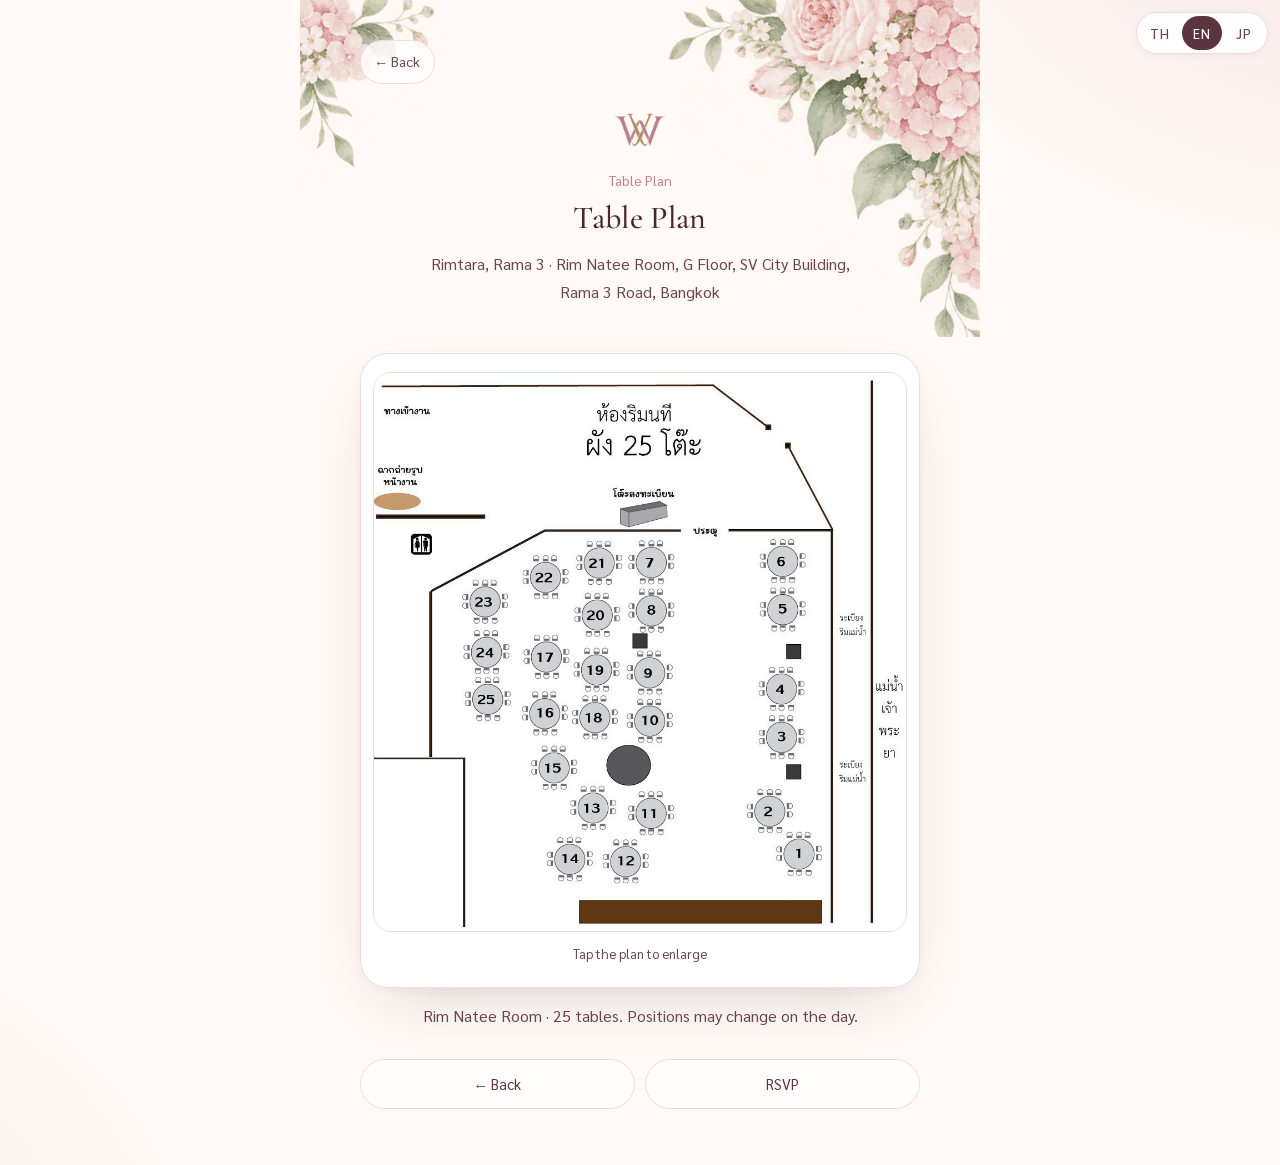
<file: tables.html>
<!doctype html>
<html lang="th">
<head>
<meta charset="utf-8">
<meta name="viewport" content="width=device-width, initial-scale=1">
<title>ผังโต๊ะ · Jeep & Mac</title>
<link rel="stylesheet" href="style.css">
<link rel="stylesheet" href="extras.css">
<style>
.plan{margin-top:16px;padding:18px 12px 22px}
.plan svg{display:block;width:100%;height:auto}
.plan .stage{fill:var(--blush);stroke:var(--rose-2);stroke-width:1.5}
.plan .stage-t{fill:var(--ink-2);font:500 15px var(--sans);text-anchor:middle}
.plan .tbl{fill:#fff;stroke:var(--rose);stroke-width:1.6}
.plan .tbl.vip{fill:var(--blush);stroke:var(--gold)}
.plan .num{fill:var(--ink);font:600 17px var(--serif-en);text-anchor:middle;dominant-baseline:central}
.plan .door{fill:none;stroke:var(--gold);stroke-width:1.5;stroke-dasharray:5 4}
.plan .door-t{fill:var(--soft);font:13px var(--sans);text-anchor:middle}
.plan-img{width:100%;height:auto;border-radius:var(--r-md);border:1px solid var(--line)}
.plan-note{margin-top:14px;text-align:center}
.plan-hint{margin:10px 0 0;text-align:center;font-size:13px}
.plan a{display:block}
</style>
</head>
<body>
<main class="site-shell form-page">
<header class="page-heading compact-heading">
<a class="back-link" href="index.html" id="back">← กลับหน้าแรก</a>
<div class="monogram" aria-label="WW"><img src="ww-monogram.png" alt="WW monogram"></div>
<p class="eyebrow" id="eyebrow">Table Plan</p>
<h1 id="h1">ผังโต๊ะ</h1>
<p class="muted" id="venue"></p>
</header>

<section class="card plan" id="plan" aria-label="Table plan"></section>
<p class="muted plan-note" id="note">ห้องริมนที · ผัง 25 โต๊ะ ตำแหน่งอาจปรับเปลี่ยนตามหน้างาน</p>

<nav class="nav">
<a href="index.html" id="n_back">← กลับหน้าแรก</a>
<a href="rsvp.html" id="n_rsvp">ตอบรับคำเชิญ</a>
</nav>
</main>

<script src="config.js"></script>
<script src="i18n.js"></script>
<script>
(function () {
  /* ====== แก้ตรงนี้ ====== */
  var FLOORPLAN_IMG = 'photos/floorplan.png';   // ถ้ามีรูปผังจริงจากโรงแรม ใส่ path เช่น 'photos/floorplan.jpg' (จะแสดงรูปแทนผังจำลอง)
  var TABLES = 25;          // จำนวนโต๊ะ
  var COLS = 4;             // จำนวนโต๊ะต่อแถว
  var VIP = [1, 2];         // โต๊ะที่ไฮไลต์ (เช่น โต๊ะญาติผู้ใหญ่/โต๊ะหลัก) — ใส่ [] ถ้าไม่ต้องการ
  /* ======================= */

  var D = {
    th: { back: '← กลับหน้าแรก', eyebrow: 'Table Plan', h1: 'ผังโต๊ะ', stage: 'เวที / Stage', door: 'ทางเข้า', note: 'ห้องริมนที · ผัง 25 โต๊ะ ตำแหน่งอาจปรับเปลี่ยนตามหน้างาน', rsvp: 'ตอบรับคำเชิญ', zoom: 'แตะที่ผังเพื่อดูภาพขยาย' },
    en: { back: '← Back', eyebrow: 'Table Plan', h1: 'Table Plan', stage: 'Stage', door: 'Entrance', note: 'Rim Natee Room · 25 tables. Positions may change on the day.', rsvp: 'RSVP', zoom: 'Tap the plan to enlarge' },
    ja: { back: '← 戻る', eyebrow: 'Table Plan', h1: 'テーブル配置図', stage: 'ステージ', door: '入口', note: 'リムナティー・ルーム 25テーブル。当日変更になる場合があります。', rsvp: 'ご出欠の回答', zoom: '図をタップすると拡大します' }
  };
  var T = D[window.WED_LANG] || D.th;
  var $ = function (id) { return document.getElementById(id); };
  $('back').textContent = T.back; $('n_back').textContent = T.back; $('n_rsvp').textContent = T.rsvp;
  $('eyebrow').textContent = T.eyebrow; $('h1').textContent = T.h1; $('note').textContent = T.note;
  var E = (window.WED_CONFIG && WED_CONFIG.EVENT) || {};
  $('venue').textContent = (E.venueName || '') + (E.venueRoom ? ' · ' + E.venueRoom : '');

  var plan = $('plan');
  if (FLOORPLAN_IMG) {
    var ln = document.createElement('a'); ln.href = FLOORPLAN_IMG; ln.target = '_blank'; ln.rel = 'noopener';
    var im = document.createElement('img'); im.className = 'plan-img'; im.src = FLOORPLAN_IMG; im.alt = T.h1; im.width = 958; im.height = 1004;
    ln.appendChild(im); plan.appendChild(ln);
    var hint = document.createElement('p'); hint.className = 'muted plan-hint'; hint.textContent = T.zoom; plan.appendChild(hint); return;
  }
  var W = 400, cell = 84, rows = Math.ceil(TABLES / COLS), top = 92, r = 30;
  var gridW = COLS * cell, x0 = (W - gridW) / 2 + cell / 2;
  var H = top + rows * cell + 56;
  var svg = '<svg viewBox="0 0 ' + W + ' ' + H + '" role="img" aria-label="' + T.h1 + '">' +
    '<rect class="stage" x="80" y="14" width="240" height="46" rx="14"/><text class="stage-t" x="200" y="43">' + T.stage + '</text>';
  for (var i = 0; i < TABLES; i++) {
    var c = i % COLS, rw = Math.floor(i / COLS);
    var cx = x0 + c * cell, cy = top + rw * cell + cell / 2 - 10;
    var n = i + 1;
    svg += '<circle class="tbl' + (VIP.indexOf(n) >= 0 ? ' vip' : '') + '" cx="' + cx + '" cy="' + cy + '" r="' + r + '"/>' +
           '<text class="num" x="' + cx + '" y="' + cy + '">' + n + '</text>';
  }
  var dy = H - 32;
  svg += '<line class="door" x1="130" y1="' + dy + '" x2="270" y2="' + dy + '"/><text class="door-t" x="200" y="' + (dy + 20) + '">' + T.door + '</text></svg>';
  plan.innerHTML = svg;
})();
</script>
</body>
</html>
</file>
<file: style.css>
@import url('https://fonts.googleapis.com/css2?family=Cormorant+Garamond:ital,wght@0,400;0,500;0,600;1,400;1,500&family=Instrument+Serif:ital@0;1&family=Noto+Serif+Thai:wght@400;500;600&family=Sarabun:wght@300;400;500;600&family=Noto+Sans+JP:wght@400;500&family=Noto+Serif+JP:wght@400;500;600&display=swap');

/* =========================================================
   Jeep & Mac · Romantic Botanical — Editorial
   ========================================================= */
:root {
  color-scheme: light;
  /* palette (from invitation card) */
  --ink: #5e3a45;
  --ink-2: #704652;
  --soft: #8e6873;
  --mute: #a88c94;
  --rose: #c77d8f;
  --rose-2: #e5b3bf;
  --blush: #f7e4e8;
  --blush-2: #fbf1f2;
  --cream: #fffaf6;
  --paper: #ffffff;
  --gold: #b8915e;
  --gold-2: #d9bf98;
  --line: #efdcdf;
  --ok: #2e704f;
  --ok-bg: #eef6f0;
  --bad: #a33c3a;
  --bad-bg: #fbeeed;

  --serif-en: 'Cormorant Garamond', 'Instrument Serif', Georgia, serif;
  --serif-th: 'Noto Serif Thai', 'Sarabun', serif;
  --sans: 'Sarabun', 'Noto Sans Thai', Tahoma, sans-serif;

  --r-sm: 12px;
  --r-md: 18px;
  --r-lg: 28px;
  --shadow-sm: 0 2px 10px rgba(94, 58, 69, .06);
  --shadow: 0 24px 60px -28px rgba(94, 58, 69, .28), 0 2px 8px rgba(94, 58, 69, .04);
  --ease: cubic-bezier(.2, .7, .2, 1);
}

*, *::before, *::after { box-sizing: border-box; }
html { min-width: 320px; overflow-x: hidden; background: var(--cream); scroll-behavior: smooth; }
body {
  margin: 0;
  min-height: 100vh;
  color: var(--ink);
  background:
    radial-gradient(60rem 40rem at 110% -10%, rgba(229, 179, 191, .28), transparent 60%),
    radial-gradient(50rem 40rem at -20% 110%, rgba(217, 191, 152, .18), transparent 60%),
    var(--cream);
  font: 400 16px/1.75 var(--sans);
  -webkit-font-smoothing: antialiased;
  text-rendering: optimizeLegibility;
}
img { max-width: 100%; display: block; }
a { color: inherit; }
button, input, select { font: inherit; color: inherit; }
:focus-visible { outline: 2px solid var(--rose); outline-offset: 3px; border-radius: 6px; }
p, h1, h2, h3 { margin: 0; overflow-wrap: anywhere; }
.visually-hidden { position: absolute !important; width: 1px; height: 1px; overflow: hidden; clip: rect(0 0 0 0); white-space: nowrap; }

/* ---------- type helpers ---------- */
.kicker-en {
  font-family: var(--serif-en);
  font-style: italic;
  font-size: 17px;
  letter-spacing: .06em;
  color: var(--gold);
}
h2 {
  font-family: var(--serif-th);
  font-weight: 500;
  font-size: clamp(24px, 6vw, 30px);
  line-height: 1.5;
  color: var(--ink);
}
.muted { color: var(--soft); font-size: 14.5px; }

/* ---------- buttons ---------- */
.btn, button {
  display: inline-flex; align-items: center; justify-content: center; gap: 8px;
  min-height: 52px; padding: 12px 26px;
  border: 1px solid var(--ink-2); border-radius: 999px;
  background: var(--ink-2); color: #fff;
  font-size: 16px; font-weight: 500; text-decoration: none;
  cursor: pointer;
  transition: transform .25s var(--ease), box-shadow .25s var(--ease), background .25s, color .25s, border-color .25s;
}
.btn:hover, button:hover:not(:disabled) { transform: translateY(-2px); box-shadow: 0 12px 26px -12px rgba(94, 58, 69, .55); }
.btn-primary { background: linear-gradient(135deg, #7a4c59, #5e3a45); border-color: transparent; }
.btn-ghost { background: rgba(255, 255, 255, .7); color: var(--ink-2); border-color: var(--rose-2); backdrop-filter: blur(6px); }
.btn-ghost:hover { background: #fff; border-color: var(--rose); }
.btn-sm { min-height: 42px; padding: 8px 18px; font-size: 14.5px; }
button { width: 100%; margin-top: 18px; border-radius: var(--r-sm); }
button:disabled { opacity: .55; cursor: wait; }
button.secondary { background: #fff; color: var(--ink-2); border-color: var(--line); }
button.secondary:hover:not(:disabled) { border-color: var(--rose-2); background: var(--blush-2); }
button.small { width: auto; min-height: 44px; margin-top: 0; padding: 8px 16px; font-size: 14.5px; border-radius: 999px; }

/* =========================================================
   HERO
   ========================================================= */
.hero {
  position: relative;
  display: grid; place-items: center;
  min-height: 100svh;
  padding: 72px 20px 88px;
  text-align: center;
  overflow: hidden;
  isolation: isolate;
}
.hero::before {           /* soft blush wash */
  content: ""; position: absolute; inset: 0; z-index: -2;
  background:
    radial-gradient(closest-side at 50% 45%, rgba(255, 255, 255, .95), rgba(255, 250, 246, 0)),
    linear-gradient(180deg, #fbeef0 0%, var(--cream) 70%);
}
.hero-frame {
  position: absolute; z-index: -1;
  inset: 0; margin: 0 auto;
  width: min(100%, 640px);
  background:
    url('frame-top.png') top center / 100% auto no-repeat,
    url('frame-bottom.png') bottom center / 100% auto no-repeat;
  opacity: 0;
  animation: fade 1.6s .1s var(--ease) forwards;
}
.hero-inner { max-width: 460px; opacity: 0; animation: rise 1.2s .35s var(--ease) forwards; }
.hero-mono { width: 96px; height: 96px; margin: 0 auto 14px; }
.hero-names {
  margin: 6px 0 4px;
  font-family: var(--serif-en);
  font-weight: 400;
  font-size: clamp(46px, 13vw, 76px);
  line-height: .98;
  color: var(--ink);
  letter-spacing: -.01em;
}
.hero-names span { display: block; }
.hero-names .amp { font-style: italic; font-size: .6em; color: var(--rose); margin: 4px 0; }
.hero-th { font-family: var(--serif-th); font-size: 17px; color: var(--soft); }
.hero-date {
  display: flex; align-items: center; justify-content: center; gap: 14px;
  margin: 22px auto 4px; padding: 10px 0;
  border-top: 1px solid var(--gold-2); border-bottom: 1px solid var(--gold-2);
  width: fit-content;
  color: var(--soft); font-size: 14px;
}
.hero-date b { font-family: var(--serif-en); font-weight: 500; font-size: 24px; color: var(--ink); letter-spacing: .06em; }
.hero-venue { margin-top: 8px; color: var(--soft); font-size: 14.5px; }

.countdown { display: grid; grid-template-columns: repeat(4, 1fr); gap: 8px; max-width: 340px; margin: 26px auto 0; }
.countdown div {
  padding: 10px 4px 8px;
  border: 1px solid rgba(229, 179, 191, .65);
  border-radius: 14px;
  background: rgba(255, 255, 255, .72);
  backdrop-filter: blur(6px);
}
.countdown b { display: block; font-family: var(--serif-en); font-weight: 500; font-size: 28px; line-height: 1.1; color: var(--ink); font-variant-numeric: tabular-nums; }
.countdown span { font-size: 12px; color: var(--mute); }
.countdown.done { display: none; }
.hero-cta { margin-top: 26px; min-width: 220px; }

.scroll-cue {
  position: absolute; left: 50%; bottom: 22px; transform: translateX(-50%);
  display: grid; place-items: center; width: 44px; height: 44px;
  color: var(--soft); border-radius: 50%;
  animation: bob 2.4s ease-in-out infinite;
}

/* =========================================================
   HOME SECTIONS
   ========================================================= */
.page { width: min(100% - 32px, 620px); margin: 0 auto; padding-bottom: 24px; }
.section { padding: 56px 0 8px; text-align: center; }
.section-head { margin-bottom: 22px; }

.invite { padding-top: 40px; }
.invite-lead { margin-top: 4px; font-family: var(--serif-th); font-size: 20px; color: var(--ink-2); }
.ornament { display: flex; align-items: center; gap: 12px; width: 150px; margin: 22px auto; }
.ornament::before, .ornament::after { content: ""; flex: 1; height: 1px; background: var(--gold-2); }
.ornament span { width: 7px; height: 7px; border: 1px solid var(--gold); transform: rotate(45deg); }
.invite-text { color: var(--soft); font-size: 15.5px; line-height: 1.9; }

.couple { display: grid; grid-template-columns: 1fr auto 1fr; align-items: center; gap: 12px; margin-top: 30px; }
.person { padding: 22px 10px; border-radius: var(--r-md); background: rgba(255, 255, 255, .75); border: 1px solid var(--line); box-shadow: var(--shadow-sm); }
.person-role { font-size: 13px; color: var(--rose); }
.person-name { margin-top: 4px; font-family: var(--serif-th); font-size: 18px; font-weight: 500; line-height: 1.55; color: var(--ink); }
.person-nick { font-size: 14px; color: var(--soft); }
.person-parent { margin-top: 10px; padding-top: 10px; border-top: 1px dashed var(--line); font-size: 12.5px; color: var(--mute); }
.couple-amp { font-family: var(--serif-en); font-style: italic; font-size: 40px; color: var(--gold); }

.info-grid { display: grid; gap: 14px; }
.info-card {
  position: relative;
  padding: 26px 22px;
  border: 1px solid var(--line); border-radius: var(--r-lg);
  background: var(--paper);
  box-shadow: var(--shadow);
}
.info-icon { width: 30px; height: 30px; margin: 0 auto 8px; fill: none; stroke: var(--rose); stroke-width: 1.4; stroke-linecap: round; stroke-linejoin: round; }
.info-label { font-size: 13px; color: var(--mute); }
.info-value { margin-top: 2px; font-family: var(--serif-th); font-size: 20px; font-weight: 500; color: var(--ink); line-height: 1.6; }
.info-sub { margin-top: 4px; color: var(--soft); font-size: 14px; }
.info-card .btn { margin-top: 16px; }

/* timeline — rows are generated by JS: .row > span.muted(time) + span(label) */
.timeline { position: relative; max-width: 460px; margin: 0 auto; text-align: left; }
.timeline::before { content: ""; position: absolute; top: 14px; bottom: 14px; left: 94px; width: 1px; background: linear-gradient(var(--gold-2), var(--rose-2)); }
.timeline .row { position: relative; display: grid; grid-template-columns: 80px 1fr; align-items: start; gap: 30px; padding: 14px 0; }
.timeline .row::before { content: ""; position: absolute; left: 89px; top: 22px; width: 11px; height: 11px; border-radius: 50%; background: var(--cream); border: 2px solid var(--rose); }
.timeline .row .muted { white-space: nowrap; font-family: var(--serif-en); font-size: 22px; font-weight: 500; color: var(--gold); text-align: right; line-height: 1.4; padding-top: 6px; }
.timeline .row span:last-child { padding: 10px 16px; border-radius: 14px; background: #fff; border: 1px solid var(--line); box-shadow: var(--shadow-sm); font-size: 15px; line-height: 1.7; }

.swatches { display: flex; justify-content: center; gap: 18px; flex-wrap: wrap; }
.swatches figure { margin: 0; }
.swatches span { display: block; width: 58px; height: 58px; border-radius: 50%; background: var(--sw); box-shadow: 0 10px 22px -12px rgba(94, 58, 69, .5), inset 0 0 0 4px rgba(255, 255, 255, .55); }
.swatches figcaption { margin-top: 8px; font-size: 13.5px; color: var(--soft); }
.note { max-width: 420px; margin: 20px auto 0; font-size: 14.5px; color: var(--soft); }

.line-block { padding-bottom: 8px; }
.line-desc { max-width: 380px; margin: 0 auto; }
.line-block .cta-row { max-width: 300px; }
.line-qr { width: 140px; height: 140px; margin: 22px auto 0; border-radius: var(--r-sm); border: 1px solid var(--line); box-shadow: var(--shadow-sm); background: #fff; padding: 8px; }

.rsvp-block { padding-bottom: 20px; }
.status { display: flex; flex-direction: column; align-items: center; gap: 10px; }
.status-msg { color: var(--soft); font-size: 14.5px; }
.cta-row { display: grid; gap: 10px; max-width: 380px; margin: 22px auto 0; }

.pill {
  display: inline-flex; align-items: center; gap: 6px; min-height: 32px;
  padding: 4px 14px; border-radius: 999px;
  background: var(--ok-bg); color: var(--ok); font-size: 13px; font-weight: 500;
}
.pill::before { content: ""; width: 7px; height: 7px; border-radius: 50%; background: currentColor; }
.pill.closed { background: var(--bad-bg); color: var(--bad); }

.site-footer { padding: 48px 20px 56px; text-align: center; }
.site-footer img { width: 56px; height: 56px; margin: 0 auto 10px; opacity: .9; }
.footer-th { margin-top: 4px; font-size: 13.5px; color: var(--mute); }

/* reveal */
.reveal { opacity: 0; transform: translateY(18px); transition: opacity .9s var(--ease), transform .9s var(--ease); }
.reveal.in { opacity: 1; transform: none; }

@keyframes rise { from { opacity: 0; transform: translateY(16px); } to { opacity: 1; transform: none; } }
@keyframes fade { to { opacity: 1; } }
@keyframes bob { 0%, 100% { transform: translate(-50%, 0); } 50% { transform: translate(-50%, 6px); } }

/* =========================================================
   INNER PAGES (rsvp / seat / staff)
   ========================================================= */
.site-shell { width: min(100% - 32px, 560px); margin: 0 auto; padding: 0 0 56px; }
.page-heading {
  position: relative; isolation: isolate;
  margin: 0 -16px 8px; padding: 26px 16px 30px;
  text-align: center;
  background: url('frame-top.png') top center / 100% auto no-repeat;
}
@media (min-width: 600px) { .page-heading { margin: 0 -60px 8px; padding: 40px 60px 30px; } }
.floral-deco { display: none; }
.back-link {
  display: inline-flex; align-items: center; gap: 6px; min-height: 44px;
  padding: 0 14px; margin-bottom: 12px;
  border-radius: 999px; background: rgba(255, 255, 255, .8); border: 1px solid var(--line);
  color: var(--soft); font-size: 14px; text-decoration: none;
}
.back-link:hover { color: var(--ink); border-color: var(--rose-2); }
.monogram { display: flex; justify-content: center; margin-bottom: 6px; }
.monogram img { width: 64px; height: 64px; }
.eyebrow { font-size: 14px; color: var(--rose); }
.page-heading h1 { margin: 2px 0 8px; font-family: var(--serif-th); font-weight: 500; font-size: clamp(26px, 7vw, 32px); line-height: 1.45; color: var(--ink); }
.page-heading > .muted { max-width: 420px; margin: 0 auto; }

.card {
  position: relative;
  margin-top: 16px; padding: 24px 22px;
  border: 1px solid var(--line); border-radius: var(--r-lg);
  background: var(--paper);
  box-shadow: var(--shadow);
}
.card-topline { display: flex; align-items: center; gap: 12px; margin-bottom: 4px; color: var(--ink-2); font-size: 15px; font-weight: 500; }
.step-number {
  display: inline-grid; place-items: center; width: 34px; height: 34px; flex: none;
  border-radius: 50%; background: var(--blush); color: var(--rose);
  font-family: var(--serif-en); font-size: 17px; font-weight: 600;
}
label { display: block; margin: 16px 0 7px; color: var(--ink-2); font-size: 15px; font-weight: 500; }
input, select {
  width: 100%; min-height: 52px; padding: 12px 16px;
  border: 1px solid #e6d3d7; border-radius: var(--r-sm);
  background: var(--blush-2); color: var(--ink); font-size: 16px;
  transition: border-color .2s, background .2s, box-shadow .2s;
}
input::placeholder { color: #b9a2a9; }
input:focus, select:focus { outline: none; border-color: var(--rose); background: #fff; box-shadow: 0 0 0 4px rgba(199, 125, 143, .14); }
select { appearance: none; background-image: url("data:image/svg+xml,%3Csvg xmlns='http://www.w3.org/2000/svg' width='14' height='14' viewBox='0 0 24 24'%3E%3Cpath d='M6 9l6 6 6-6' fill='none' stroke='%238e6873' stroke-width='2' stroke-linecap='round'/%3E%3C/svg%3E"); background-repeat: no-repeat; background-position: right 16px center; padding-right: 40px; }

.msg { margin-top: 14px; padding: 12px 16px; border-radius: var(--r-sm); font-size: 14.5px; }
.msg.ok { background: var(--ok-bg); color: var(--ok); }
.msg.err { background: var(--bad-bg); color: var(--bad); }

.rsvp-form-section { margin-top: 28px; }
.rsvp-form-section > h2 { font-size: 22px; text-align: center; }
.seat-limit-card { display: flex; align-items: center; justify-content: space-between; padding: 16px 22px; }
.seat-limit-card b { font-family: var(--serif-th); font-size: 20px; font-weight: 500; color: var(--rose); }
.people-label { margin-top: 22px; }
.people-item { margin-top: 12px; padding: 16px; border: 1px solid var(--line); border-radius: var(--r-md); background: var(--blush-2); }
.people-item label:first-child { margin-top: 0; }
.people-item input { background: #fff; }
.people-item .remove { width: auto; min-height: 40px; margin: 8px 0 0; padding: 4px 0; border: 0; background: none; color: var(--bad); font-size: 14px; }
.people-item .remove:hover:not(:disabled) { transform: none; box-shadow: none; text-decoration: underline; }
.add-person-button { margin-top: 12px !important; border-style: dashed !important; }

.search-results { margin-top: 12px; }
.search-results:empty { display: none; }
.search-results .card { margin-top: 10px; padding: 16px 20px; border-radius: var(--r-md); }
.row { display: flex; justify-content: space-between; align-items: center; gap: 14px; }
.search-results .row b { font-weight: 500; font-size: 16px; }
.search-results .pill { background: var(--blush); color: var(--ink-2); font-size: 15px; }
.search-results .pill::before { display: none; }

.staff-area { margin-top: 8px; }
#syncBar { position: sticky; top: 8px; z-index: 2; margin: 0 0 12px; padding: 10px 14px; border-radius: var(--r-sm); background: #fbf2e4; color: #7d5b2c; font-size: 13.5px; }
.guest-list .list-item { min-height: 72px; margin-top: 10px; padding: 12px 14px; border: 1px solid var(--line); border-radius: var(--r-md); background: #fff; box-shadow: var(--shadow-sm); }
.guest-list .list-item.done { background: var(--ok-bg); border-color: #d2e6d8; }
.guest-list .list-item .name { font-weight: 500; }
.refresh-button { margin-top: 18px; }

.nav { display: grid; grid-template-columns: 1fr 1fr; gap: 10px; margin-top: 28px; }
.nav a {
  display: flex; align-items: center; justify-content: center; min-height: 50px; padding: 10px 14px;
  border: 1px solid var(--line); border-radius: 999px; background: rgba(255, 255, 255, .8);
  color: var(--ink-2); font-size: 14.5px; text-decoration: none; text-align: center;
  transition: border-color .2s, background .2s;
}
.nav a:hover { border-color: var(--rose-2); background: #fff; }
.nav a:only-child { grid-column: 1 / -1; }

/* ---------- responsive ---------- */
@media (min-width: 640px) {
  .info-grid { grid-template-columns: 1fr 1fr; }
  .cta-row { grid-template-columns: 1fr 1fr; max-width: 460px; }
  .section { padding-top: 72px; }
}
@media (max-width: 420px) {
  .couple { grid-template-columns: 1fr; gap: 6px; }
  .couple-amp { font-size: 34px; line-height: 1; }
  .person-name { font-size: 19px; }
  .timeline::before { left: 86px; }
  .timeline .row { grid-template-columns: 72px 1fr; gap: 28px; }
  .timeline .row::before { left: 81px; }
  .timeline .row .muted { font-size: 18px; }
  .countdown b { font-size: 24px; }
  .card { padding: 20px 18px; border-radius: 22px; }
}
@media (prefers-reduced-motion: reduce) {
  *, *::before, *::after { animation: none !important; transition: none !important; }
  .hero-frame, .hero-inner, .reveal { opacity: 1 !important; transform: none !important; }
}

/* desktop: hero sits like a printed invitation card on the table */
@media (min-width: 700px) {
  .hero { padding: 80px 20px 100px; }
  .hero-frame {
    inset: 36px 0;
    width: 600px;
    border-radius: 6px;
    background-color: #fffdfb;
    box-shadow: 0 40px 80px -40px rgba(94, 58, 69, .35), 0 0 0 1px rgba(217, 191, 152, .35);
  }
  .hero-frame::after { content: ""; position: absolute; inset: 14px; border: 1px solid rgba(217, 191, 152, .55); border-radius: 3px; }
  .scroll-cue { display: none; }
}

/* ---------- language ---------- */
html[lang="ja"] {
  --sans: 'Noto Sans JP', 'Sarabun', sans-serif;
  --serif-th: 'Noto Serif JP', 'Noto Serif Thai', serif;
}
html[lang="en"] { --serif-th: 'Cormorant Garamond', 'Instrument Serif', Georgia, serif; }
html[lang="en"] h2, html[lang="en"] .page-heading h1 { font-weight: 500; letter-spacing: .01em; }
html[lang="en"] .person-name, html[lang="en"] .info-value { font-size: 21px; }
html[lang="ja"] .person-name { font-size: 16.5px; }
html[lang="ja"] .invite-lead { font-size: 18px; }

.lang-switch {
  position: fixed; top: max(12px, env(safe-area-inset-top)); right: 12px; z-index: 50;
  display: flex; gap: 2px; padding: 3px;
  border: 1px solid var(--line); border-radius: 999px;
  background: rgba(255, 255, 255, .85); backdrop-filter: blur(8px);
  box-shadow: var(--shadow-sm);
}
.lang-switch button {
  width: auto; min-width: 40px; min-height: 34px; margin: 0; padding: 4px 10px;
  border: 0; border-radius: 999px; background: transparent; color: var(--soft);
  font: 500 13px/1 var(--sans); letter-spacing: .04em;
}
.lang-switch button:hover:not(:disabled) { transform: none; box-shadow: none; color: var(--ink); }
.lang-switch button.on { background: var(--ink-2); color: #fff; }
.page-heading .back-link { display: flex; width: fit-content; margin: 0 auto 14px 0; }
</file>
<file: extras.css>
/* =========================================================
   extras.css — หน้าเปิดซอง · ปุ่ม RSVP ลอย · RSVP popup · แกลเลอรี
   ใช้ตัวแปรสีจาก style.css (โหลดหลัง style.css)
   ========================================================= */

html.lock, html.lock body { overflow: hidden; }

/* ---------- 1) หน้าเปิดซอง ---------- */
.cover {
  position: fixed; inset: 0; z-index: 100;
  display: flex; flex-direction: column; align-items: center; justify-content: center;
  padding: 24px;
  background:
    radial-gradient(48rem 32rem at 50% 28%, #fffaf8, transparent 70%),
    linear-gradient(180deg, #faf0ea, #f2ddd4);
  text-align: center;
  transition: opacity .6s var(--ease), transform .6s var(--ease);
}
.cover.gone { opacity: 0; transform: translateY(-3%); pointer-events: none; }
.cv-top { margin: 0; font-family: var(--serif-en); font-weight: 400; font-style: italic; font-size: 20px; letter-spacing: .08em; color: var(--soft); }
.cv-names {
  margin: 8px 0 14px;
  font-family: var(--script); font-weight: 400;
  font-size: clamp(48px, 14vw, 60px); line-height: 1.08; color: var(--gold-s);
}
.cv-line { width: 60px; height: 1px; background: var(--gold-s); margin: 0 auto 14px; opacity: .45; }
.cv-date { margin: 0 0 28px; font-family: 'Jost', var(--sans); font-weight: 300; font-size: 16px; letter-spacing: .22em; color: var(--soft); }

.cv-env {
  position: relative;
  width: min(78vw, 340px); aspect-ratio: 10 / 7;
  cursor: pointer; perspective: 900px;
  filter: drop-shadow(0 24px 28px rgba(94, 58, 69, .26));
  -webkit-tap-highlight-color: transparent;
}
.cv-env:focus-visible { outline-offset: 10px; }
.cv-env > * { position: absolute; display: block; }
.cv-back  { inset: 0; z-index: 0; background: #e3a9b8; border-radius: 6px; }
.cv-card  {
  left: 7%; right: 7%; top: 9%; bottom: 7%; z-index: 1;
  display: grid; place-items: center; align-content: center; gap: 2px;
  background: #fffdfb; border-radius: 4px;
  box-shadow: inset 0 0 0 1px rgba(217, 191, 152, .55);
  font-family: var(--script); color: var(--gold-s);
  transition: transform .9s .35s var(--ease);
}
.cv-card b { font-weight: 400; font-size: 22px; letter-spacing: .02em; }
.cv-card i { font-size: 11px; letter-spacing: .18em; color: var(--gold); font-style: normal; font-family: 'Jost', var(--sans); }
.cv-front {
  inset: 0; z-index: 2; border-radius: 6px;
  background: linear-gradient(180deg, #efc4cf, #e8b4c1);
  clip-path: polygon(0 0, 50% 54%, 100% 0, 100% 100%, 0 100%);
}
.cv-flap {
  left: 0; top: 0; width: 100%; height: 54%; z-index: 3;
  background: linear-gradient(180deg, #e9afbd, #e29fb0);
  clip-path: polygon(0 0, 100% 0, 50% 100%);
  transform-origin: top center;
  transition: transform .7s var(--ease);
}
.cv-seal {
  left: 50%; top: 54%; z-index: 4;
  width: 64px; height: 64px; margin: -32px 0 0 -32px;
  display: grid; place-items: center;
  border-radius: 50%;
  background: radial-gradient(circle at 35% 30%, #fff8ea, #ecd9b6 70%, #d9bf98);
  box-shadow: 0 6px 14px -4px rgba(94, 58, 69, .5), inset 0 0 0 2px rgba(255, 255, 255, .6);
  transition: opacity .35s, transform .35s;
}
.cv-seal img { width: 40px; height: 40px; object-fit: contain; }
.cv-hint {
  margin: 34px 0 0;
  font-family: var(--serif-en); font-style: italic; font-size: 15px;
  letter-spacing: .28em; text-transform: uppercase; color: var(--soft);
  animation: cvPulse 2.2s ease-in-out infinite;
}
@keyframes cvPulse { 0%, 100% { opacity: .45; } 50% { opacity: 1; } }

.cover.open .cv-flap { transform: rotateX(180deg); z-index: 1; }
.cover.open .cv-seal { opacity: 0; transform: scale(.7); }
.cover.open .cv-card { transform: translateY(-52%); }
.cover.open .cv-hint { opacity: 0; animation: none; transition: opacity .3s; }

/* ---------- 2) ปุ่ม RSVP ลอย ---------- */
.fab-rsvp {
  position: fixed; left: 50%; bottom: max(16px, env(safe-area-inset-bottom)); z-index: 40;
  min-height: 50px; padding: 10px 28px;
  box-shadow: 0 16px 32px -14px rgba(94, 58, 69, .6);
  opacity: 0; pointer-events: none;
  transform: translate(-50%, 24px);
  transition: opacity .35s var(--ease), transform .35s var(--ease), box-shadow .25s;
}
.fab-rsvp:hover { transform: translate(-50%, 24px); }
.fab-rsvp.show { opacity: 1; pointer-events: auto; transform: translate(-50%, 0); }
.fab-rsvp.show:hover { transform: translate(-50%, -2px); }

/* ---------- 3) RSVP popup (bottom sheet) ---------- */
.rs-back {
  position: fixed; inset: 0; z-index: 90;
  background: rgba(94, 58, 69, .45); backdrop-filter: blur(3px);
  opacity: 0; pointer-events: none; transition: opacity .3s;
}
.rs-sheet {
  position: fixed; left: 50%; bottom: 0; z-index: 91;
  width: min(100%, 560px); height: min(92vh, 880px); height: min(92dvh, 880px);
  background: var(--cream);
  border-radius: 24px 24px 0 0; overflow: hidden;
  box-shadow: 0 -20px 60px -20px rgba(94, 58, 69, .5);
  transform: translate(-50%, 105%);
  transition: transform .45s var(--ease);
}
.rs-sheet iframe { display: block; width: 100%; height: 100%; border: 0; background: var(--cream); }
html.rs-open .rs-back { opacity: 1; pointer-events: auto; }
html.rs-open .rs-sheet { transform: translate(-50%, 0); }
html.rs-open .fab-rsvp { opacity: 0; pointer-events: none; }

.rs-close, .rs-close:hover:not(:disabled) {
  position: absolute; top: 10px; right: 12px; z-index: 2;
  width: 40px; min-height: 40px; height: 40px; margin: 0; padding: 0;
  border: 1px solid var(--line); border-radius: 50%;
  background: rgba(255, 255, 255, .92); color: var(--ink-2);
  box-shadow: var(--shadow-sm); transform: none;
}
.rs-close svg { width: 18px; height: 18px; }

/* โหมดฝังใน iframe (rsvp.html?embed=1) */
html.embed body { background: var(--cream); }
html.embed .lang-switch, html.embed .back-link, html.embed .nav { display: none !important; }
html.embed .site-shell { padding-top: 24px; padding-bottom: 40px; }

/* ---------- 4) แกลเลอรี ---------- */
.gal { text-align: center; }
.gal-grid { display: grid; grid-template-columns: repeat(2, 1fr); gap: 10px; }
.gal-item, .gal-item:hover:not(:disabled) {
  position: relative; display: block; width: 100%; min-height: 0; margin: 0; padding: 0;
  aspect-ratio: 3 / 4; overflow: hidden;
  border: 1px solid var(--line); border-radius: var(--r-md);
  background: var(--blush-2); color: var(--rose-2);
  box-shadow: var(--shadow-sm); transform: none; cursor: zoom-in;
}
.gal-grid .gal-item:first-child { grid-column: 1 / -1; aspect-ratio: 4 / 3; }
.gal-item img { width: 100%; height: 100%; object-fit: cover; transition: transform .6s var(--ease); }
.gal-item:hover img { transform: scale(1.04); }
.gal-item.ph, .gal-item.ph:hover:not(:disabled) {
  display: grid; place-items: center; cursor: default;
  background:
    repeating-linear-gradient(135deg, rgba(229, 179, 191, .12) 0 12px, transparent 12px 24px),
    linear-gradient(160deg, var(--blush-2), var(--blush));
}
.gal-item.ph svg { width: 34px; height: 34px; fill: none; stroke: currentColor; stroke-width: 1.4; stroke-linecap: round; stroke-linejoin: round; }
.gal-soon { margin-top: 14px; font-size: 13.5px; color: var(--mute); }

/* แถวเลื่อนแนวนอน (Venue) */
.gal-row {
  display: flex; gap: 10px; overflow-x: auto; padding: 4px 2px 12px;
  scroll-snap-type: x mandatory; -webkit-overflow-scrolling: touch;
}
.gal-row .gal-item, .gal-row .gal-item:hover:not(:disabled) {
  flex: 0 0 82%; width: auto; aspect-ratio: 16 / 10; scroll-snap-align: center;
}
@media (min-width: 640px) { .gal-row .gal-item, .gal-row .gal-item:hover:not(:disabled) { flex-basis: 62%; } }

/* lightbox */
.lb {
  position: fixed; inset: 0; z-index: 110;
  display: none; align-items: center; justify-content: center;
  background: rgba(40, 24, 30, .92);
}
.lb.on { display: flex; }
.lb img { max-width: 100%; max-height: 86vh; max-height: 86dvh; object-fit: contain; }
.lb-btn, .lb-btn:hover:not(:disabled) {
  position: absolute; z-index: 2;
  width: 44px; min-height: 44px; height: 44px; margin: 0; padding: 0;
  border: 1px solid rgba(255, 255, 255, .25); border-radius: 50%;
  background: rgba(255, 255, 255, .14); color: #fff; box-shadow: none; transform: none;
}
.lb-btn svg { width: 20px; height: 20px; }
.lb-close { top: max(14px, env(safe-area-inset-top)); right: 14px; }
.lb-prev { left: 12px; top: 50%; margin-top: -22px; }
.lb-next { right: 12px; top: 50%; margin-top: -22px; }
.lb-count { position: absolute; bottom: max(16px, env(safe-area-inset-bottom)); left: 0; right: 0; color: rgba(255, 255, 255, .75); font-size: 13.5px; text-align: center; }

/* ===== The Venue (แผนที่เต็มความกว้าง) ===== */
.venue-full{text-align:center}
.venue-full .section-head h2{font-size:clamp(22px,5.6vw,28px)}
.venue-room{margin:-8px 0 18px;color:var(--soft);font-size:14.5px}
.venue-map{width:min(100vw,900px);margin-inline:calc(50% - min(100vw,900px)/2);height:clamp(320px,62vw,460px);background:var(--blush-2);border-block:1px solid var(--line)}
.venue-map iframe{display:block;width:100%;height:100%;border:0}
.venue-addr{display:flex;align-items:flex-start;justify-content:center;gap:8px;margin:18px auto 0;max-width:420px;color:var(--soft);font-size:14.5px;text-align:left;line-height:1.7}
.venue-addr svg{flex:none;width:20px;height:20px;margin-top:3px;fill:none;stroke:var(--rose);stroke-width:1.5;stroke-linecap:round;stroke-linejoin:round}
.venue-dir{display:flex;width:100%;max-width:420px;margin:18px auto 0;letter-spacing:.14em;font-weight:500}

/* ===== LINE: การ์ดสมดุล QR + ปุ่ม ===== */
/* ===== Thank You block (below LINE) ===== */
.thanks-block{text-align:center;padding-top:10px;padding-bottom:60px}
.thanks-block .thanks-logo{display:block;width:72px;height:72px;margin:0 auto 12px;opacity:.85}
.thanks-block .kicker-en{font-family:'Jost',var(--sans);font-weight:400;font-size:13px;letter-spacing:.1em;color:var(--ink-2);margin:0}
.thanks-block .footer-th{margin:6px 0 0;font-size:14px;color:var(--soft)}

.line-block .line-desc{margin-bottom:22px}
.line-card{display:grid;grid-template-columns:1fr;justify-items:center;align-items:center;gap:18px;max-width:560px;margin:0 auto;padding:26px 22px;border:1px solid var(--line);border-radius:var(--r-lg);background:var(--paper);box-shadow:var(--shadow)}
.line-card .line-qr{width:180px;height:180px;margin:0;padding:10px;border-radius:var(--r-md);border:1px solid var(--line);background:#fff}
.line-side{display:grid;gap:12px;justify-items:center;width:100%}
.line-or{margin:0;color:var(--soft);font-size:14.5px}
.line-side .btn{width:100%;max-width:300px}
@media (min-width:560px){.line-card{grid-template-columns:auto 1fr;gap:32px;padding:28px 32px}.line-side{justify-items:stretch;text-align:left}.line-side .btn{max-width:none}}

/* ===== วิดีโอ + ปุ่มอัลบั้มในแกลเลอรี ===== */
.gal-video{position:relative;aspect-ratio:16/9;margin:0 auto 14px;border-radius:var(--r-md);overflow:hidden;background:var(--blush-2);border:1px solid var(--line);box-shadow:var(--shadow-sm)}
.gal-video iframe,.gal-video video{position:absolute;inset:0;width:100%;height:100%;border:0;background:#000}
.gal-video.ph{display:grid;place-items:center;color:var(--rose-2)}
.gal-video.ph svg{width:56px;height:56px}
.gal-album{display:flex;max-width:340px;margin:18px auto 0}

/* ===== ข้อมูลที่จอดรถ (พับเก็บ) ===== */
.venue-park{max-width:420px;margin:14px auto 0;border:1px solid var(--line);border-radius:var(--r-md);background:var(--paper);text-align:left}
.venue-park summary{cursor:pointer;padding:14px 18px;font-weight:500;color:var(--ink);list-style:none;display:flex;justify-content:space-between;align-items:center}
.venue-park summary::-webkit-details-marker{display:none}
.venue-park summary::after{content:'+';font-size:22px;color:var(--rose);line-height:1}
.venue-park[open] summary::after{content:'–'}
.park-body{padding:0 18px 16px;color:var(--soft);font-size:14.5px;line-height:1.75}
.park-body ul{margin:0 0 10px;padding-left:18px}
.park-body li{margin-bottom:6px}
.park-note{margin:0;padding:10px 12px;border-radius:var(--r-sm);background:var(--blush-2);color:var(--ink-2);font-size:13.5px}

/* ================= ตัวอักษรให้ชัดขึ้น ================= */
:root{--ink:#47282f;--ink-2:#5a343f;--soft:#684650;--mute:#7d5d67;--gold:#946c3a}
body{font-size:17px;line-height:1.8}
.muted{font-size:16px;color:var(--soft)}
.kicker-en{font-size:19px;font-weight:500;color:var(--gold)}
h2{font-weight:600}
.hero-th{font-size:19px;color:var(--ink-2)}
.hero-date{font-size:15.5px;color:var(--ink-2)}
.hero-venue{font-size:16px;color:var(--ink-2)}
.countdown span{font-size:13.5px;color:var(--soft)}
.venue-room,.venue-addr,.park-body,.line-or{font-size:16px}
.park-note{font-size:15px}
.timeline .row .muted{color:var(--ink)}

/* ================= รูปหน้าแรกเต็มจอ ================= */
.hero.has-photo{padding:0 20px 96px;align-items:end;color:#fff}
.hero.has-photo::before{z-index:-1;background:linear-gradient(180deg,rgba(30,14,20,.28) 0%,rgba(30,14,20,0) 28%,rgba(30,14,20,.12) 48%,rgba(30,14,20,.82) 100%)}
.hero.has-photo .hero-frame{display:none}
.hero-bg{position:absolute;inset:0;z-index:-2;background:#2a1a20}
.hero-bg picture,.hero-bg img{display:block;width:100%;height:100%}
.hero-bg img{object-fit:cover;object-position:var(--hero-pos,50% 25%)}
@media (max-width:700px){.hero-bg img{object-position:var(--hero-pos-m,50% 20%)}}
.hero.has-photo .hero-inner{max-width:520px;text-shadow:0 2px 14px rgba(0,0,0,.55)}
.hero.has-photo .hero-mono{display:none}
.hero.has-photo .kicker-en,.hero.has-photo .hero-names,.hero.has-photo .hero-names .amp,.hero.has-photo .hero-th,.hero.has-photo .hero-venue,.hero.has-photo .hero-date,.hero.has-photo .hero-date b{color:#fff}
.hero.has-photo .hero-names .amp{opacity:.9}
.hero.has-photo .hero-date{border-color:rgba(255,255,255,.7)}
.hero.has-photo .countdown div{background:rgba(30,14,20,.42);border-color:rgba(255,255,255,.35);backdrop-filter:blur(8px)}
.hero.has-photo .countdown b{color:#fff}
.hero.has-photo .countdown span{color:rgba(255,255,255,.92)}
.hero.has-photo .scroll-cue{color:#fff}
@media (min-width:700px){.hero.has-photo{padding:0 20px 84px}}

/* ================= สไลด์รูปเลื่อนอัตโนมัติ (ประหยัดพื้นที่) ================= */
.gal-slider{position:relative;max-width:640px;margin:0 auto}
.gal-track{display:flex;overflow-x:auto;scroll-snap-type:x mandatory;scrollbar-width:none;-webkit-overflow-scrolling:touch;border-radius:var(--r-md);border:1px solid var(--line);box-shadow:var(--shadow-sm);background:var(--blush-2)}
.gal-track::-webkit-scrollbar{display:none}
.gal-track .gal-item,.gal-track .gal-item:hover:not(:disabled){flex:0 0 100%;scroll-snap-align:center;aspect-ratio:4/3;max-height:58svh;border:0;border-radius:0;padding:0;margin:0;background:var(--blush-2);box-shadow:none;transform:none;cursor:zoom-in}
@media (min-width:700px){.gal-track .gal-item,.gal-track .gal-item:hover:not(:disabled){aspect-ratio:16/10}}
.gal-track .gal-item img{width:100%;height:100%;object-fit:cover}
.gal-track .gal-item.ph{display:grid;place-items:center;cursor:default}
.gal-dots{display:flex;justify-content:center;gap:8px;margin-top:12px}
.gal-dots span{width:8px;height:8px;border-radius:50%;background:var(--rose-2);cursor:pointer;transition:width .25s var(--ease),background .25s}
.gal-dots span.on{width:22px;border-radius:99px;background:var(--rose)}
.gal-video{max-width:640px}

/* hero แบบรูปเต็ม: จัดชื่อบรรทัดเดียว ให้กินพื้นที่น้อย เห็นหน้าคู่บ่าวสาวชัด */
.hero.has-photo .hero-names{font-size:clamp(34px,9.2vw,64px);margin:4px 0 2px;white-space:nowrap}
.hero.has-photo .hero-names span{display:inline}
.hero.has-photo .hero-names .amp{font-size:.62em;margin:0 .18em}
.hero.has-photo .hero-date{margin-top:14px;padding:8px 0}
.hero.has-photo .countdown{margin-top:18px;max-width:300px;gap:6px}
.hero.has-photo .countdown b{font-size:22px}
.hero.has-photo .hero-cta{margin-top:18px;min-height:48px}

/* ================= ดีไซน์กะทัดรัด ================= */
.section{padding:40px 0 4px}
.section-head{margin-bottom:16px}
.hero-th{display:none}

/* กำหนดการแบบไอคอนแนวนอน */
.sched-when{margin:-2px 0 22px}
.sched-date{font-family:var(--serif-th);font-size:clamp(17px,4.6vw,20px);font-weight:500;color:var(--ink);letter-spacing:.02em}
.sched-venue{margin-top:2px;font-size:15.5px;color:var(--soft)}
.sched-icons{position:relative;display:grid;grid-template-columns:repeat(4,1fr);gap:6px;max-width:600px;margin:0 auto;text-align:center}
.sched-icons::before{content:"";position:absolute;left:4%;right:4%;top:66px;height:1px;background:var(--gold-2)}
.sched-item{display:flex;flex-direction:column;align-items:center;min-width:0}
.sched-ic{display:grid;place-items:center;width:58px;height:58px;color:var(--ink-2)}
.sched-ic svg{width:52px;height:52px}
.sched-dot{position:relative;z-index:1;width:9px;height:9px;margin:3px 0 10px;border-radius:50%;background:var(--cream);border:1.5px solid var(--rose)}
.sched-time{font-family:var(--serif-en);font-size:clamp(17px,4.6vw,21px);font-weight:500;line-height:1.15;color:var(--gold);font-variant-numeric:lining-nums tabular-nums}
.sched-label{margin-top:6px;font-size:clamp(13px,3.5vw,15px);line-height:1.45;color:var(--ink)}
.sched-theme{display:flex;align-items:center;justify-content:center;gap:10px;margin-top:26px;font-size:15px;color:var(--soft)}
.sched-theme-l{margin-right:4px}
.sched-sw{width:24px;height:24px;border-radius:50%;background:var(--sw);border:1px solid rgba(94,58,69,.18);box-shadow:inset 0 0 0 2px #fff}

/* การ์ดเชิญ: ลดระยะ */
.invite .ornament{margin:10px auto}
.couple{margin-top:18px}

/* LINE กะทัดรัด */
.line-card{padding:20px}
.line-card .line-qr{width:140px;height:140px}
.sched-label{white-space:pre-line;word-break:keep-all}
/* การ์ดเชิญ: บ่าว-สาว วางคู่กันแบบไม่มีกล่อง */
.couple,.couple{grid-template-columns:1fr auto 1fr;gap:6px;margin-top:18px}
.person{padding:6px 2px;background:none;border:0;box-shadow:none}
.person-name{font-size:clamp(16px,4.4vw,19px);line-height:1.45}
.person-parent{margin-top:6px;padding-top:6px;font-size:13px;color:var(--soft)}
.couple-amp{font-size:32px;line-height:1}
.couple{align-items:start}.couple-amp{align-self:center}

/* ===== Save the Date (นับถอยหลังแบบตัวอย่าง) ===== */
.savedate{padding-top:48px}
.sd-lead{white-space:pre-line;font-family:'Jost',var(--sans);font-weight:500;font-size:clamp(15px,4.2vw,19px);letter-spacing:.12em;line-height:1.7;color:var(--ink)}
.sd-date{margin:14px 0 8px;font-family:'Jost',var(--sans);font-weight:300;font-size:clamp(54px,16vw,84px);line-height:1;letter-spacing:.02em;color:var(--ink);white-space:nowrap}
.sd-cd{display:grid;grid-template-columns:repeat(4,1fr);max-width:400px;margin:26px auto 0}
.sd-cd b{display:block;font-family:'Jost',var(--sans);font-weight:600;font-size:clamp(38px,11vw,52px);line-height:1;color:var(--ink);font-variant-numeric:tabular-nums}
.sd-cd span{display:block;margin-top:8px;font-family:'Jost',var(--sans);font-weight:600;font-size:14px;letter-spacing:.04em;color:var(--soft);text-transform:uppercase}
.sd-cal{position:relative;display:inline-block;margin-top:30px}
.sd-btn,.sd-btn:hover:not(:disabled){min-height:46px;padding:8px 26px;border:1.5px solid var(--ink);border-radius:999px;background:transparent;color:var(--ink);font-family:'Jost',var(--sans);font-size:15.5px;font-weight:500;letter-spacing:.08em;box-shadow:none;transform:none}
.sd-btn:hover:not(:disabled){background:var(--ink);color:#fff}
.sd-menu{position:absolute;left:50%;top:calc(100% + 8px);transform:translateX(-50%);z-index:5;min-width:230px;padding:6px;border:1px solid var(--line);border-radius:14px;background:#fff;box-shadow:var(--shadow);text-align:left}
.sd-menu a{display:block;padding:11px 14px;border-radius:10px;font-size:15px;color:var(--ink);text-decoration:none}
.sd-menu a:hover{background:var(--blush-2)}
.sd-th .sd-lead,.sd-ja .sd-lead{letter-spacing:.02em;font-size:clamp(17px,4.6vw,20px)}.sd-th .sd-btn,.sd-ja .sd-btn{letter-spacing:.02em}
/* ตัวเลขชัดขึ้น + โทนธีม (ไวน์/ทอง) */
.sd-date{font-weight:400;color:var(--ink-2);letter-spacing:.04em}
.sd-cd{max-width:420px}
.sd-cd div{position:relative;padding:4px 0}
.sd-cd div+div::before{content:"";position:absolute;left:0;top:10%;bottom:10%;width:1px;background:var(--gold-2)}
.sd-cd b{font-weight:600;color:var(--ink-2)}
.sd-cd span{color:var(--gold);font-weight:600}

/* ===== รอบล่าสุด: ไม่มี Save the Date · RSVP ด้านล่างซ่อน · นับถอยหลังหน้าแรกแบบเรียบหรู ===== */
.savedate{display:none}
.rsvp-block{display:none}
.venue-tables{display:flex;width:100%;max-width:420px;margin:14px auto 0}
.sched-time.long{white-space:nowrap;font-size:clamp(14px,3.9vw,19px);letter-spacing:-.01em}
.hero .countdown{display:flex;justify-content:center;gap:0;max-width:360px;margin:24px auto 0}
.hero .countdown div{flex:1;display:flex;flex-direction:column;align-items:center;padding:0;border:0;border-radius:0;background:none;backdrop-filter:none}
.hero .countdown div+div::before{display:none}
.hero .countdown b{font-family:'DM Serif Display',serif;font-weight:400;font-size:40px;line-height:1;letter-spacing:0;color:var(--ink-2);font-variant-numeric:lining-nums tabular-nums;min-width:44px;text-align:center}
.hero .countdown span{display:block;margin-top:6px;font-family:'Jost',var(--sans);font-weight:500;font-size:9px;letter-spacing:.16em;text-transform:uppercase;color:var(--gold)}
.hero.has-photo .countdown div{background:none;border:0}
.hero.has-photo .countdown b{color:#fff;font-size:40px}

/* ===== ตัวเลข/ตัวอักษรทันสมัย อ่านง่าย (Jost) ===== */
.hero-date{gap:12px}
.hero-date b{font-family:'Jost',var(--sans);font-weight:400;font-size:22px;letter-spacing:.14em;color:var(--ink);font-variant-numeric:lining-nums}
.hero-date span{font-size:15px}
.sched-time,.sched-time.long{font-family:'Jost',var(--sans);font-weight:400;letter-spacing:.02em}
.sched-time{font-size:clamp(16px,4.4vw,19px)}
.sched-time.long{font-size:clamp(13.5px,3.7vw,17px);letter-spacing:0}
.venue-addr{margin:0 auto 16px}
.site-footer .kicker-en{font-family:'Jost',var(--sans);font-style:normal;font-weight:400;font-size:14px;letter-spacing:.22em;text-transform:uppercase;color:var(--ink-2)}
.site-footer .kicker-en+p,.site-footer p:last-child{margin-top:6px}
.sched-time.long{font-size:clamp(12.5px,3.4vw,16px)}

/* ===== ชื่อบ่าวสาวแบบตัวเขียน (ทั้งหน้า) ===== */
:root{--script:'Great Vibes','Pinyon Script',cursive;--gold-s:#b08a4a}
.hero-names{font-family:var(--script);font-weight:400;font-size:clamp(58px,16vw,92px);line-height:1.02;letter-spacing:0;color:var(--gold-s)}
.hero-names .amp{font-family:var(--script);font-style:normal;font-size:.5em;color:var(--gold-s);margin:-2px 0 2px}
.hero.has-photo .hero-names{font-size:clamp(46px,12vw,76px)}
.couple-v2{grid-template-columns:1fr 1fr;gap:10px;margin-top:22px}
.couple-v2 .couple-amp{display:none}
.couple-v2 .person-role,.couple-v2 .person-nick{display:none}
.p-script{font-family:var(--script);font-size:clamp(34px,9vw,42px);line-height:1;color:var(--ink)}
.p-en{margin-top:6px;font-family:'Jost',var(--sans);font-weight:500;font-size:clamp(15px,4.2vw,18px);letter-spacing:.14em;color:var(--ink)}
.couple-v2 .person-name{margin-top:0;font-family:var(--sans);font-weight:500;font-size:clamp(14.5px,3.9vw,17px);color:var(--ink-2)}
.couple-v2 .person-parent{border-top:0;margin-top:4px;padding-top:0}
.site-footer .kicker-en{text-transform:none;letter-spacing:0}
.ft-names{display:block;font-family:var(--script);font-size:clamp(40px,11vw,52px);line-height:1.1;color:var(--gold-s)}
.ft-date{display:block;margin-top:6px;font-family:'Jost',var(--sans);font-size:14px;letter-spacing:.2em;color:var(--ink-2)}

/* ===== สถานที่: หัวข้อ → ที่อยู่ → ปุ่มนำทาง → แผนที่ ===== */
.venue-full .venue-addr{margin:0 auto 12px}
.venue-full .venue-dir{margin:0 auto 18px}

/* ===== ปุ่มเพิ่มลงปฏิทิน (ท้ายกำหนดการ) ===== */
.cal-wrap{position:relative;display:flex;justify-content:center;margin-top:20px}
.cal-btn,.cal-btn:hover:not(:disabled){min-height:44px;padding:8px 22px;gap:8px;border:1px solid var(--rose-2);border-radius:999px;background:#fff;color:var(--ink-2);font-size:15px;font-weight:500;box-shadow:none;transform:none}
.cal-btn:hover:not(:disabled){border-color:var(--rose);background:var(--blush-2)}
.cal-btn svg{width:18px;height:18px;fill:none;stroke:currentColor;stroke-width:1.6;stroke-linecap:round;stroke-linejoin:round}
.cal-menu{position:absolute;top:calc(100% + 8px);left:50%;transform:translateX(-50%);z-index:5;min-width:230px;padding:6px;border:1px solid var(--line);border-radius:14px;background:#fff;box-shadow:var(--shadow);text-align:left}
.cal-menu a{display:block;padding:11px 14px;border-radius:10px;font-size:15px;color:var(--ink);text-decoration:none}
.cal-menu a:hover{background:var(--blush-2)}
.ft-names{line-height:1}.ft-names em{display:block;font-style:normal;font-size:.55em;margin:2px 0 4px}
.cal-btn,.cal-btn:hover:not(:disabled){width:auto}

/* ===== ระบบตัวอักษรภาษาอังกฤษ (อ่านง่าย ทันสมัย) =====
   ตัวเขียน Great Vibes = ชื่อบ่าวสาว + Bride/Groom เท่านั้น
   Jost ตัวพิมพ์ใหญ่ เว้นระยะ = หัวข้อเล็กภาษาอังกฤษทุกจุด, ชื่อ WANPEN/WEERACHAI, ตัวเลข */
.kicker-en{font-family:'Jost',var(--sans);font-style:normal;font-weight:500;font-size:12.5px;line-height:1.6;letter-spacing:.3em;text-transform:uppercase;color:#9a7340}
.section-head .kicker-en{margin-bottom:4px}
.hero .kicker-en{font-size:13px;letter-spacing:.34em;margin-bottom:6px}
.hero.has-photo .kicker-en{color:#fff}
.invite > .kicker-en{margin-bottom:2px}
.p-en{font-size:clamp(14.5px,4vw,17px);letter-spacing:.18em;color:var(--ink)}
.p-script{color:var(--gold-s)}
.venue-dir,.venue-dir:hover{font-family:'Jost',var(--sans);letter-spacing:.04em}
.sched-time{color:var(--ink-2)}

/* ชื่อในการ์ดเชิญ: ใช้ตัวเขียนเดียวกับ Bride/Groom และชื่อหน้าแรก */
.p-script{font-size:clamp(24px,6.4vw,30px);color:var(--ink-2)}
.p-en{margin:2px 0 4px;font-family:var(--script);font-weight:400;font-size:clamp(40px,11vw,52px);line-height:1.05;letter-spacing:0;color:var(--gold-s)}
.site-footer .ft-date{margin-top:4px}

/* lightbox: รูปเดียว (ผังโต๊ะ) ไม่ต้องมีปุ่มก่อนหน้า/ถัดไป */
.lb.single .lb-prev,.lb.single .lb-next,.lb.single .lb-count{display:none}
.lb.plan img{background:#fff;border-radius:12px;padding:6px;max-height:86svh;max-width:94vw;object-fit:contain}
.invite .invite-lead{display:none}
.invite > .kicker-en{font-size:14px;margin-bottom:0}
/* ชื่อในการ์ดเชิญ: กลับเป็น Bride/Groom ตัวเขียนสีทอง + WANPEN/WEERACHAI ตัวพิมพ์ใหญ่ (Jost) */
.p-script{font-size:clamp(34px,9vw,42px);color:var(--gold-s)}
.p-en{margin:6px 0 0;font-family:'Jost',var(--sans);font-weight:500;font-size:clamp(14.5px,4vw,17px);line-height:1.6;letter-spacing:.18em;color:var(--ink)}

/* ===== ฟอนต์ชื่อ: Pinyon Script (ลายมือ Copperplate อ่านง่าย) + หัวใจแทน & ===== */
:root{--script:'Pinyon Script','Great Vibes',cursive}
.hero-names{font-size:clamp(54px,15vw,84px);line-height:1.08}
.hero-names .amp-heart{display:inline-block;width:min(56px,14vw);vertical-align:middle;margin:0 .02em;color:var(--gold-s);line-height:0}
.hero-names .amp-heart svg{display:block;width:100%;height:auto}
.hero.has-photo .hero-names .amp-heart{color:#fff;display:inline-block;width:min(56px,14vw);vertical-align:middle;margin:0 .02em}
.p-script{font-size:clamp(32px,8.6vw,40px)}
/* EN / JA: แสดงหัวข้อภาษาเดียว */
html.lang-en .section-head .kicker-en,html.lang-ja .section-head .kicker-en{display:none}
html.lang-en .sched-time.long{font-size:clamp(11.5px,3.1vw,15px)}

/* แสดงหัวข้อภาษาเดียวทุกภาษา: ซ่อนหัวข้อเล็กภาษาอังกฤษ (Schedule, Our Moments, The Venue ฯลฯ) */
.section-head .kicker-en{display:none}

/* ไม่แสดงชื่ออังกฤษตัวพิมพ์ใหญ่ซ้ำในการ์ดเชิญ */
.p-script{margin-bottom:6px}
/* ปุ่มเปิด/ปิดเพลง (มุมซ้ายล่าง) */
.bgm-btn,.bgm-btn:hover:not(:disabled){position:fixed;left:16px;bottom:max(18px,env(safe-area-inset-bottom));z-index:40;width:46px;height:46px;min-height:0;padding:0;border-radius:50%;border:1px solid var(--rose-2);background:rgba(255,255,255,.9);color:var(--ink-2);box-shadow:var(--shadow-sm);backdrop-filter:blur(6px);transform:none}
.bgm-btn svg{width:20px;height:20px;fill:none;stroke:currentColor;stroke-width:1.6;stroke-linecap:round;stroke-linejoin:round}
.bgm-btn:not(.on) svg{opacity:.45}
.bgm-btn:not(.on)::after{content:"";position:absolute;width:24px;height:1.6px;background:currentColor;transform:rotate(-45deg);opacity:.6}
.bgm-btn.on svg{animation:bgmspin 3.2s linear infinite}
@keyframes bgmspin{50%{transform:scale(1.12)}}
@media (prefers-reduced-motion:reduce){.bgm-btn.on svg{animation:none}}

.invite .ornament.orn-heart{display:block;width:min(190px,52vw);margin:10px auto;color:var(--gold-s,#b89a5e);line-height:0}
.invite .ornament.orn-heart svg{display:block;width:100%;height:auto}
.invite .ornament.orn-heart::before,.invite .ornament.orn-heart::after{display:none!important}

@media (max-width:699px){.gal-track .gal-item,.gal-track .gal-item:hover:not(:disabled){aspect-ratio:4/5;max-height:none}}
@media (min-width:700px){.gal-track .gal-item img.portrait{object-fit:contain}}

/* ปุ่มรูปรวม: กึ่งกลาง ไม่ตัดบรรทัด */
.cta-row{display:flex;justify-content:center;align-items:center;flex-wrap:wrap}
#galleryUploadBtn{display:inline-flex;align-items:center;justify-content:center;gap:10px;white-space:nowrap;width:auto;margin:0 auto;padding-left:28px;padding-right:28px}
.gallery-desc,.gallery-note,#gallery .muted{text-align:center}

/* ===== ฉากหลังรูป แบบ "โปร่ง" (light): ม่านขาวครีมให้ข้อความสีเข้มยังอ่านชัด ===== */
.hero.has-photo.hero-light{color:var(--ink)}
.hero.has-photo.hero-light::before{background:linear-gradient(180deg,rgba(255,250,246,.50) 0%,rgba(255,250,246,.72) 35%,rgba(255,250,246,.86) 70%,rgba(255,250,246,.94) 100%)}
.hero.has-photo.hero-light .hero-bg{background:#fbf1f2}
.hero.has-photo.hero-light .hero-inner{text-shadow:none}
.hero.has-photo.hero-light .kicker-en,.hero.has-photo.hero-light .hero-th,.hero.has-photo.hero-light .hero-venue,.hero.has-photo.hero-light .hero-date,.hero.has-photo.hero-light .hero-date b{color:var(--ink)}
.hero.has-photo.hero-light .hero-names,.hero.has-photo.hero-light .hero-names span{color:var(--gold)}
.hero.has-photo.hero-light .hero-names,.hero.has-photo.hero-light .hero-names .amp-heart{color:var(--gold)}
.hero.has-photo.hero-light .hero-date{border-color:var(--gold-2)}
.hero.has-photo.hero-light .countdown b{color:var(--ink)}
.hero.has-photo.hero-light .countdown span{color:var(--soft)}
.hero.has-photo.hero-light .countdown div+div::before{background:var(--gold-2)}
.hero.has-photo.hero-light .scroll-cue{color:var(--ink)}
/* แบบ "ทึบ" (dark): ม่านเข้มด้านล่าง ตัวหนังสือขาว */
.hero.has-photo.hero-dark::before{background:linear-gradient(180deg,rgba(30,14,20,.35) 0%,rgba(30,14,20,.35) 30%,rgba(30,14,20,.62) 62%,rgba(30,14,20,.88) 100%)}

/* ฉากหลังรูป: ปรับขนาดให้พอดีจอมือถือ (ชื่อ + วันที่อยู่บรรทัดเดียว ไม่ล้น) */
.hero.has-photo .hero-inner{width:100%;max-width:520px}
.hero.has-photo .hero-names{font-size:clamp(32px,9.4vw,64px)}
.hero.has-photo .hero-names .amp-heart{width:min(56px,14vw);margin:0 .02em}
.hero.has-photo .hero-date{gap:8px;font-size:13px}
.hero.has-photo .hero-date b{font-size:clamp(18px,5.6vw,26px);letter-spacing:.05em}
@media (min-width:700px){.hero.has-photo .hero-inner{max-width:680px}}

/* ===== หน้าแรกแบบรูปถ่าย v2: รูปอยู่ด้านบน ไม่ให้ตัวหนังสือบังหน้า / โลโก้กลับมา / ไม่มีเส้นคั่นนับถอยหลัง ===== */
.hero .countdown div::after{display:none!important;content:none!important}
.hero.has-photo .countdown div,.hero.has-photo .countdown{backdrop-filter:none;-webkit-backdrop-filter:none;background:none;border:0}
.hero.has-photo .hero-mono{display:block;width:88px;height:auto;margin:0 auto 10px;opacity:.95}
.hero.has-photo .hero-bg{inset:0 0 auto 0;height:66%;background:transparent;-webkit-mask-image:linear-gradient(180deg,#000 62%,transparent 100%);mask-image:linear-gradient(180deg,#000 62%,transparent 100%)}
.hero.has-photo .hero-bg img{object-position:50% 14%}
.hero.has-photo.hero-light::before{background:linear-gradient(180deg,rgba(255,250,246,.18) 0%,rgba(255,250,246,.30) 40%,rgba(255,250,246,.78) 62%,rgba(255,250,246,.94) 100%)}
.hero.has-photo{padding-bottom:70px}
@media (min-width:900px){
  .hero.has-photo{padding:0 50% 0 4%;align-items:center}
  .hero.has-photo .hero-bg{inset:0 0 0 46%;height:auto;-webkit-mask-image:linear-gradient(90deg,transparent 0%,#000 28%);mask-image:linear-gradient(90deg,transparent 0%,#000 28%)}
  .hero.has-photo .hero-bg img{object-position:50% 22%}
  .hero.has-photo.hero-light::before{background:linear-gradient(90deg,rgba(255,250,246,.96) 0%,rgba(255,250,246,.9) 42%,rgba(255,250,246,.15) 60%,rgba(255,250,246,0) 100%)}
  .hero.has-photo .hero-names{font-size:clamp(40px,4.3vw,60px)}
  .hero.has-photo .hero-inner{max-width:560px}
}
@media (max-width:899px) and (max-height:760px){.hero.has-photo .hero-mono{width:50px;margin-bottom:4px}}

/* ===== มือถือ: โลโก้มุมซ้ายบน + รูปอยู่ด้านบน ข้อความอยู่ใต้รูป ===== */
@media (max-width:899px){
  .hero.has-photo.hero-m .hero-bg{inset:0 0 auto 0;height:58svh;-webkit-mask-image:linear-gradient(180deg,#000 72%,transparent 100%);mask-image:linear-gradient(180deg,#000 72%,transparent 100%)}
  .hero.has-photo.hero-m{min-height:108svh}
  .hero.has-photo.hero-m .hero-bg img{width:100%;height:100%;object-fit:cover;object-position:50% 70%}
  .hero.has-photo .hero-mono{position:absolute;top:18px;left:20px;width:60px;margin:0}
}

/* รูปแนวนอนบนมือถือ: แสดงเต็มภาพ (ไม่ตัดหน้า) พื้นหลังเบลอจากรูปเดียวกัน */
@media (max-width:699px){
  .gal-track .gal-item.landscape::before{content:"";position:absolute;inset:-20px;background:var(--gbg) center/cover no-repeat;filter:blur(22px) brightness(.92);transform:scale(1.1)}
  .gal-track .gal-item.landscape img{position:relative;object-fit:contain}
}
</file>
<file: v2.css>
/* =========================================================
   v2.css — ลูกเล่นชุดใหม่ (แรงบันดาลใจจากการ์ดออนไลน์แบบเลื่อนดู)
   โหลดหลัง style.css + extras.css · ใช้ตัวแปรสีเดิมของเว็บ
   ========================================================= */
:root {
  --v2-blush: #f8e3e7;
  --v2-butter: #fbf3d9;
  --v2-cream: #fffaf6;
  --v2-gold: #b08a4a;
  --v2-gold-2: #d9bf98;
  --v2-frame: linear-gradient(135deg, #e9d3a8, #b08a4a 45%, #f3e3c0 60%, #a07b3e);
}

/* ---------- 1) หน้าเปิดซอง: รูปเด้งออก + แผ่นเสียง + ป้าย Save the Date ---------- */
.cv-photo {
  left: 12%; right: 12%; top: 6%; bottom: 10%; z-index: 1;
  overflow: hidden; border-radius: 3px;
  background: #fff; padding: 6px 6px 18px;
  box-shadow: 0 10px 22px -10px rgba(94, 58, 69, .45);
  transform: translateY(0) rotate(0);
  transition: transform 1s .45s cubic-bezier(.2, .9, .25, 1.15);
}
.cv-photo img { width: 100%; height: 100%; object-fit: cover; object-position: 50% 18%; border-radius: 2px; }
.cover.open .cv-photo { transform: translateY(-78%) rotate(-5deg); z-index: 5; }
.cover.open .cv-card { opacity: 0; }

.cv-vinyl {
  right: -10%; bottom: -16%; z-index: 6;
  width: 38%; aspect-ratio: 1;
  border-radius: 50%;
  background:
    radial-gradient(circle, #e9afbd 0 17%, #2b2326 18% 20%, transparent 21%),
    repeating-radial-gradient(circle, #1d1719 0 2px, #2c2427 2px 4px);
  box-shadow: 0 10px 20px -8px rgba(0, 0, 0, .55);
  opacity: 0; transform: scale(.4) rotate(-40deg);
  transition: opacity .5s 1.1s, transform .8s 1.1s cubic-bezier(.2, .9, .25, 1.2);
}
.cv-vinyl i {
  position: absolute; inset: 0; margin: auto; width: 7%; height: 7%; border-radius: 50%; background: #fffaf6;
}
.cover.open .cv-vinyl { opacity: 1; transform: scale(1); animation: v2spin 4s linear 1.9s infinite; }

.cv-tag {
  left: -8%; bottom: -14%; z-index: 6;
  display: grid; justify-items: center; gap: 2px;
  padding: 10px 16px 9px;
  background: #fffdfb; border-radius: 4px 18px 4px 18px;
  box-shadow: 0 10px 18px -10px rgba(94, 58, 69, .5), inset 0 0 0 1px rgba(217, 191, 152, .7);
  font-family: var(--script); color: var(--gold-s);
  opacity: 0; transform: translateY(16px) rotate(-8deg);
  transition: opacity .5s 1.4s, transform .7s 1.4s var(--ease);
}
.cv-tag b { font-weight: 400; font-size: 21px; line-height: 1; }
.cv-tag small { font-family: 'Jost', var(--sans); font-size: 10px; letter-spacing: .2em; color: var(--soft); }
.cover.open .cv-tag { opacity: 1; transform: rotate(-6deg); }

@keyframes v2spin { to { transform: rotate(360deg); } }

/* ---------- 2) ปุ่มเพลง: เป็นแผ่นเสียงหมุน ---------- */
.bgm-btn, .bgm-btn:hover:not(:disabled) {
  border: 0;
  background:
    radial-gradient(circle, #e9afbd 0 20%, #2b2326 21% 23%, transparent 24%),
    repeating-radial-gradient(circle, #1d1719 0 2px, #2c2427 2px 4px);
  box-shadow: 0 8px 18px -8px rgba(0, 0, 0, .55);
}
.bgm-btn svg { display: none; }
.bgm-btn::before { content: ""; width: 6px; height: 6px; border-radius: 50%; background: #fffaf6; }
.bgm-btn.on { animation: v2spin 4s linear infinite; }
.bgm-btn:not(.on)::after { background: #fffaf6; opacity: .9; }

/* ---------- 3) แถบสีเต็มความกว้าง + เส้นโค้งคั่น ---------- */
.v2-band {
  position: relative;
  margin-inline: calc(50% - 50vw);
  padding: 64px max(16px, env(safe-area-inset-right, 0px)) 56px max(16px, env(safe-area-inset-left, 0px));
  text-align: center;
}
.v2-band > .v2-in { width: min(100%, 620px); margin: 0 auto; }
.v2-band.blush { background: var(--v2-blush); }
.v2-band.butter { background: var(--v2-butter); }
.v2-band.cream { background: var(--v2-cream); }
.v2-band::before {
  content: ""; position: absolute; left: 0; right: 0; top: -1px; height: 34px;
  background: var(--cream);
  -webkit-mask: radial-gradient(60% 34px at 50% 0, #000 98%, transparent 100%);
          mask: radial-gradient(60% 34px at 50% 0, #000 98%, transparent 100%);
}
.v2-script { font-family: var(--script); font-weight: 400; color: var(--v2-gold); font-size: clamp(40px, 11vw, 54px); line-height: 1.1; }
.v2-sub { margin-top: 6px; font-family: 'Jost', var(--sans); font-size: 11.5px; letter-spacing: .26em; text-transform: uppercase; color: var(--soft); }
.v2-note { margin-top: 14px; font-size: 14.5px; color: var(--soft); }

/* ค่อยๆ ลอยขึ้นเมื่อเลื่อนถึง (มองเห็นได้เสมอถ้าไม่มี JS) */
.v2-pop { transition: opacity .9s var(--ease), transform .9s var(--ease); transition-delay: var(--d, 0s); }
.js-v2 .v2-pop:not(.in) { opacity: 0; transform: translateY(26px) scale(.97); }

/* ---------- 4) รูปวงกลมบ่าวสาว ---------- */
.p-photo {
  width: min(118px, 30vw); aspect-ratio: 1; margin: 0 auto 10px;
  border-radius: 50%; padding: 4px; background: var(--v2-frame);
  box-shadow: 0 12px 24px -14px rgba(94, 58, 69, .55);
}
.p-photo img { width: 100%; height: 100%; border-radius: 50%; object-fit: cover; border: 3px solid #fffaf6; }

/* ---------- 5) ปฏิทิน ---------- */
.v2-cal {
  width: min(100%, 360px); margin: 22px auto 0;
  padding: 22px 18px 18px; border-radius: 22px;
  background: #fffdf6; box-shadow: var(--shadow-sm), inset 0 0 0 1px rgba(217, 191, 152, .55);
}
.v2-cal-h { font-family: var(--script); font-size: 34px; color: var(--v2-gold); line-height: 1; }
.v2-cal-grid { display: grid; grid-template-columns: repeat(7, 1fr); gap: 6px 2px; margin-top: 14px; font-family: 'Jost', var(--sans); font-size: 14px; color: var(--ink-2); font-variant-numeric: tabular-nums; }
.v2-cal-grid .dw { font-size: 11px; letter-spacing: .08em; color: var(--mute); text-transform: uppercase; }
.v2-cal-grid span { display: grid; place-items: center; height: 34px; position: relative; }
.v2-cal-grid .day19 { color: #fff; font-weight: 500; z-index: 0; }
.v2-cal-grid .day19::before {
  content: ""; position: absolute; width: 36px; height: 34px; z-index: -1;
  background: var(--rose);
  -webkit-mask: url("data:image/svg+xml,%3Csvg xmlns='http://www.w3.org/2000/svg' viewBox='0 0 24 22'%3E%3Cpath d='M12 21 10.5 19.6C5.2 14.8 1.8 11.7 1.8 7.9 1.8 4.8 4.2 2.5 7.2 2.5c1.7 0 3.4.8 4.8 2.1 1.4-1.3 3.1-2.1 4.8-2.1 3 0 5.4 2.3 5.4 5.4 0 3.8-3.4 6.9-8.7 11.7z'/%3E%3C/svg%3E") center / contain no-repeat;
          mask: url("data:image/svg+xml,%3Csvg xmlns='http://www.w3.org/2000/svg' viewBox='0 0 24 22'%3E%3Cpath d='M12 21 10.5 19.6C5.2 14.8 1.8 11.7 1.8 7.9 1.8 4.8 4.2 2.5 7.2 2.5c1.7 0 3.4.8 4.8 2.1 1.4-1.3 3.1-2.1 4.8-2.1 3 0 5.4 2.3 5.4 5.4 0 3.8-3.4 6.9-8.7 11.7z'/%3E%3C/svg%3E") center / contain no-repeat;
  animation: v2beat 1.6s ease-in-out infinite;
}
@keyframes v2beat { 0%, 100% { transform: scale(1); } 45% { transform: scale(1.14); } }
.v2-cal-foot { margin-top: 12px; font-size: 14px; color: var(--soft); }

/* ---------- 6) กรอบวงรีลายวินเทจ ---------- */
.v2-oval {
  position: relative; width: min(78vw, 300px); aspect-ratio: 3 / 4; margin: 22px auto 0;
  border-radius: 50%; padding: 12px; background: var(--v2-frame);
  box-shadow: 0 26px 40px -24px rgba(94, 58, 69, .6);
}
.v2-oval::before { content: ""; position: absolute; inset: 5px; border-radius: 50%; border: 1.5px dashed rgba(255, 250, 240, .8); pointer-events: none; z-index: 1; }
.v2-oval img { width: 100%; height: 100%; border-radius: 50%; object-fit: cover; object-position: 50% 20%; border: 4px solid #fffaf6; background: #faf0ec; }

/* ---------- 7) Dress code หัวใจ ---------- */
.v2-hearts { display: flex; flex-wrap: wrap; justify-content: center; gap: 14px 18px; margin-top: 22px; }
.v2-hearts figure { margin: 0; display: grid; justify-items: center; gap: 6px; font-size: 13px; color: var(--soft); }
.v2-hearts i {
  width: 56px; height: 52px; background: var(--c);
  -webkit-mask: url("data:image/svg+xml,%3Csvg xmlns='http://www.w3.org/2000/svg' viewBox='0 0 24 22'%3E%3Cpath d='M12 21 10.5 19.6C5.2 14.8 1.8 11.7 1.8 7.9 1.8 4.8 4.2 2.5 7.2 2.5c1.7 0 3.4.8 4.8 2.1 1.4-1.3 3.1-2.1 4.8-2.1 3 0 5.4 2.3 5.4 5.4 0 3.8-3.4 6.9-8.7 11.7z'/%3E%3C/svg%3E") center / contain no-repeat;
          mask: url("data:image/svg+xml,%3Csvg xmlns='http://www.w3.org/2000/svg' viewBox='0 0 24 22'%3E%3Cpath d='M12 21 10.5 19.6C5.2 14.8 1.8 11.7 1.8 7.9 1.8 4.8 4.2 2.5 7.2 2.5c1.7 0 3.4.8 4.8 2.1 1.4-1.3 3.1-2.1 4.8-2.1 3 0 5.4 2.3 5.4 5.4 0 3.8-3.4 6.9-8.7 11.7z'/%3E%3C/svg%3E") center / contain no-repeat;
  filter: drop-shadow(0 6px 8px rgba(94, 58, 69, .2));
}

/* ---------- 8) แกลเลอรีคอลลาจ ---------- */
.v2-collage { display: grid; grid-template-columns: repeat(6, 1fr); gap: 12px; margin-top: 24px; }
.v2-ph { position: relative; padding: 0; border: 0; min-height: 0; background: none; cursor: zoom-in; border-radius: 0; box-shadow: none; }
.v2-ph:hover:not(:disabled) { transform: none; background: none; box-shadow: none; }
.v2-ph img { width: 100%; height: 100%; object-fit: cover; display: block; }
.v2-ph.frame { padding: 7px; background: var(--v2-frame); border-radius: 4px; box-shadow: 0 16px 26px -18px rgba(94, 58, 69, .65); }
.v2-ph.frame img { border: 3px solid #fffaf6; }
.v2-ph.circle { border-radius: 50%; overflow: hidden; aspect-ratio: 1; box-shadow: 0 16px 26px -18px rgba(94, 58, 69, .65); }
.v2-ph.circle img { border-radius: 50%; }
.v2-ph.rect { border-radius: 6px; overflow: hidden; box-shadow: 0 12px 22px -16px rgba(94, 58, 69, .6); }
.v2-ph.big { grid-column: 1 / -1; aspect-ratio: 4 / 3; }
.v2-ph.half { grid-column: span 3; aspect-ratio: 3 / 4; }
.v2-ph.third { grid-column: span 2; aspect-ratio: 3 / 4; }
.v2-ph.c4 { grid-column: 2 / span 4; }
.v2-ph.tilt-l { transform: rotate(-2.5deg); }
.v2-ph.tilt-r { transform: rotate(2deg); }
.js-v2 .v2-ph.v2-pop:not(.in) { transform: translateY(26px) scale(.95); }
.v2-tagline { margin-top: 22px; font-family: 'Jost', var(--sans); font-size: 12px; letter-spacing: .3em; color: var(--v2-gold); }

/* lightbox ของ v2 */
.v2-lb { position: fixed; inset: 0; z-index: 120; display: grid; place-items: center; padding: max(16px, env(safe-area-inset-top, 0px)) 16px; background: rgba(40, 26, 30, .9); }
.v2-lb[hidden] { display: none; }
.v2-lb img { max-width: 100%; max-height: 86svh; border-radius: 6px; box-shadow: 0 30px 60px -20px #000; }
.v2-lb button, .v2-lb button:hover:not(:disabled) { position: absolute; top: max(14px, env(safe-area-inset-top, 0px)); right: max(14px, env(safe-area-inset-right, 0px)); width: 44px; height: 44px; min-height: 0; padding: 0; border-radius: 50%; border: 0; background: rgba(255, 255, 255, .9); color: var(--ink); font-size: 22px; line-height: 1; transform: none; }

/* ---------- 9) เรื่องของเรา: The moment I said YES ---------- */
.v2-story { display: grid; gap: 16px; margin-top: 22px; }
.v2-arch {
  width: min(80vw, 320px); margin: 0 auto; aspect-ratio: 4 / 5;
  padding: 10px; background: #fffdfb; border-radius: 160px 160px 10px 10px;
  box-shadow: 0 24px 40px -24px rgba(94, 58, 69, .6), inset 0 0 0 1px rgba(217, 191, 152, .7);
}
.v2-arch img { width: 100%; height: 100%; object-fit: cover; border-radius: 150px 150px 4px 4px; }
.v2-quote { max-width: 30em; margin: 4px auto 0; font-family: var(--serif-en); font-style: italic; font-size: 18px; line-height: 1.6; color: var(--ink-2); }

/* ---------- 10) ของขวัญ: ป้าย QR ห้อยพู่ ---------- */
.v2-gift { position: relative; width: 210px; margin: 26px auto 0; padding-top: 36px; }
.v2-gift::before { content: ""; position: absolute; left: 50%; top: 0; width: 1.5px; height: 40px; background: var(--v2-gold); }
.v2-gift-tag {
  position: relative; padding: 26px 18px 18px;
  background: #fffdfb;
  clip-path: polygon(50% 0, 100% 14%, 100% 100%, 0 100%, 0 14%);
  box-shadow: inset 0 0 0 1px rgba(217, 191, 152, .7);
  animation: v2sway 4.5s ease-in-out infinite; transform-origin: 50% -36px;
}
.v2-gift-tag::before { content: ""; position: absolute; left: 50%; top: 12px; width: 10px; height: 10px; margin-left: -5px; border-radius: 50%; border: 1.5px solid var(--v2-gold); }
.v2-gift-tag img { width: 100%; aspect-ratio: 1; object-fit: contain; image-rendering: pixelated; margin-top: 8px; }
.v2-gift-tag p { margin-top: 8px; font-size: 13px; color: var(--soft); }
.v2-tassel { display: block; width: 26px; margin: -2px auto 0; animation: v2sway 4.5s ease-in-out infinite; transform-origin: 50% -200px; }
@keyframes v2sway { 0%, 100% { transform: rotate(-2deg); } 50% { transform: rotate(2deg); } }

@media (prefers-reduced-motion: reduce) {
  .cover.open .cv-vinyl, .bgm-btn.on, .v2-cal-grid .day19::before, .v2-gift-tag, .v2-tassel { animation: none; }
  .js-v2 .v2-pop:not(.in) { opacity: 1; transform: none; }
}
.v2-ph.circle.third { aspect-ratio: 1; align-self: center; }
</file>
